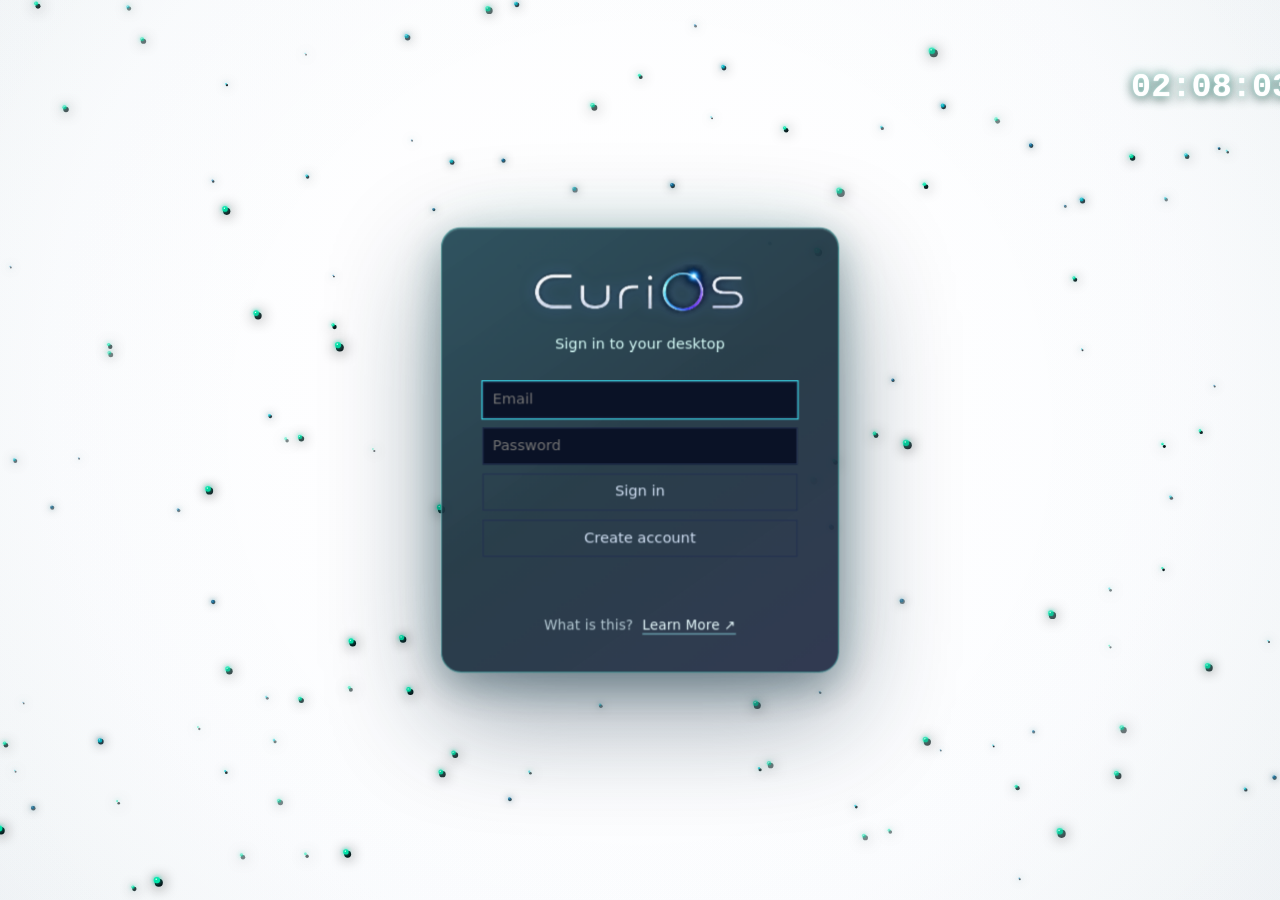
<file: index.html>
<!DOCTYPE html><html lang="en"><head><meta charset="utf-8"><meta name="viewport" content="width=device-width, initial-scale=1, viewport-fit=cover"><title>CuriOS</title><meta name="theme-color" content="#063d4b"><meta name="mobile-web-app-capable" content="yes"><meta name="apple-mobile-web-app-capable" content="yes"><meta name="apple-mobile-web-app-status-bar-style" content="black-translucent"><meta name="apple-mobile-web-app-title" content="CuriOS"><link rel="manifest" href="manifest.webmanifest"><link rel="icon" type="image/png" sizes="32x32" href="assets/icons/curios-32.png"><link rel="apple-touch-icon" sizes="180x180" href="assets/icons/curios-180.png"><link rel="stylesheet" href="css/os.css"><link rel="stylesheet" href="css/cimg-layers.css"></head><body>
<div id="fit"><div id="desk"></div><div id="tp" class="tm" inert></div>
<div id="dock"><div id="dock-left" class="g"></div><div id="clk"></div><div id="dock-right" class="g"></div></div>
<div id="pop"></div></div>
<script type="module" src="js/main.js"></script>
</body></html>
</file>
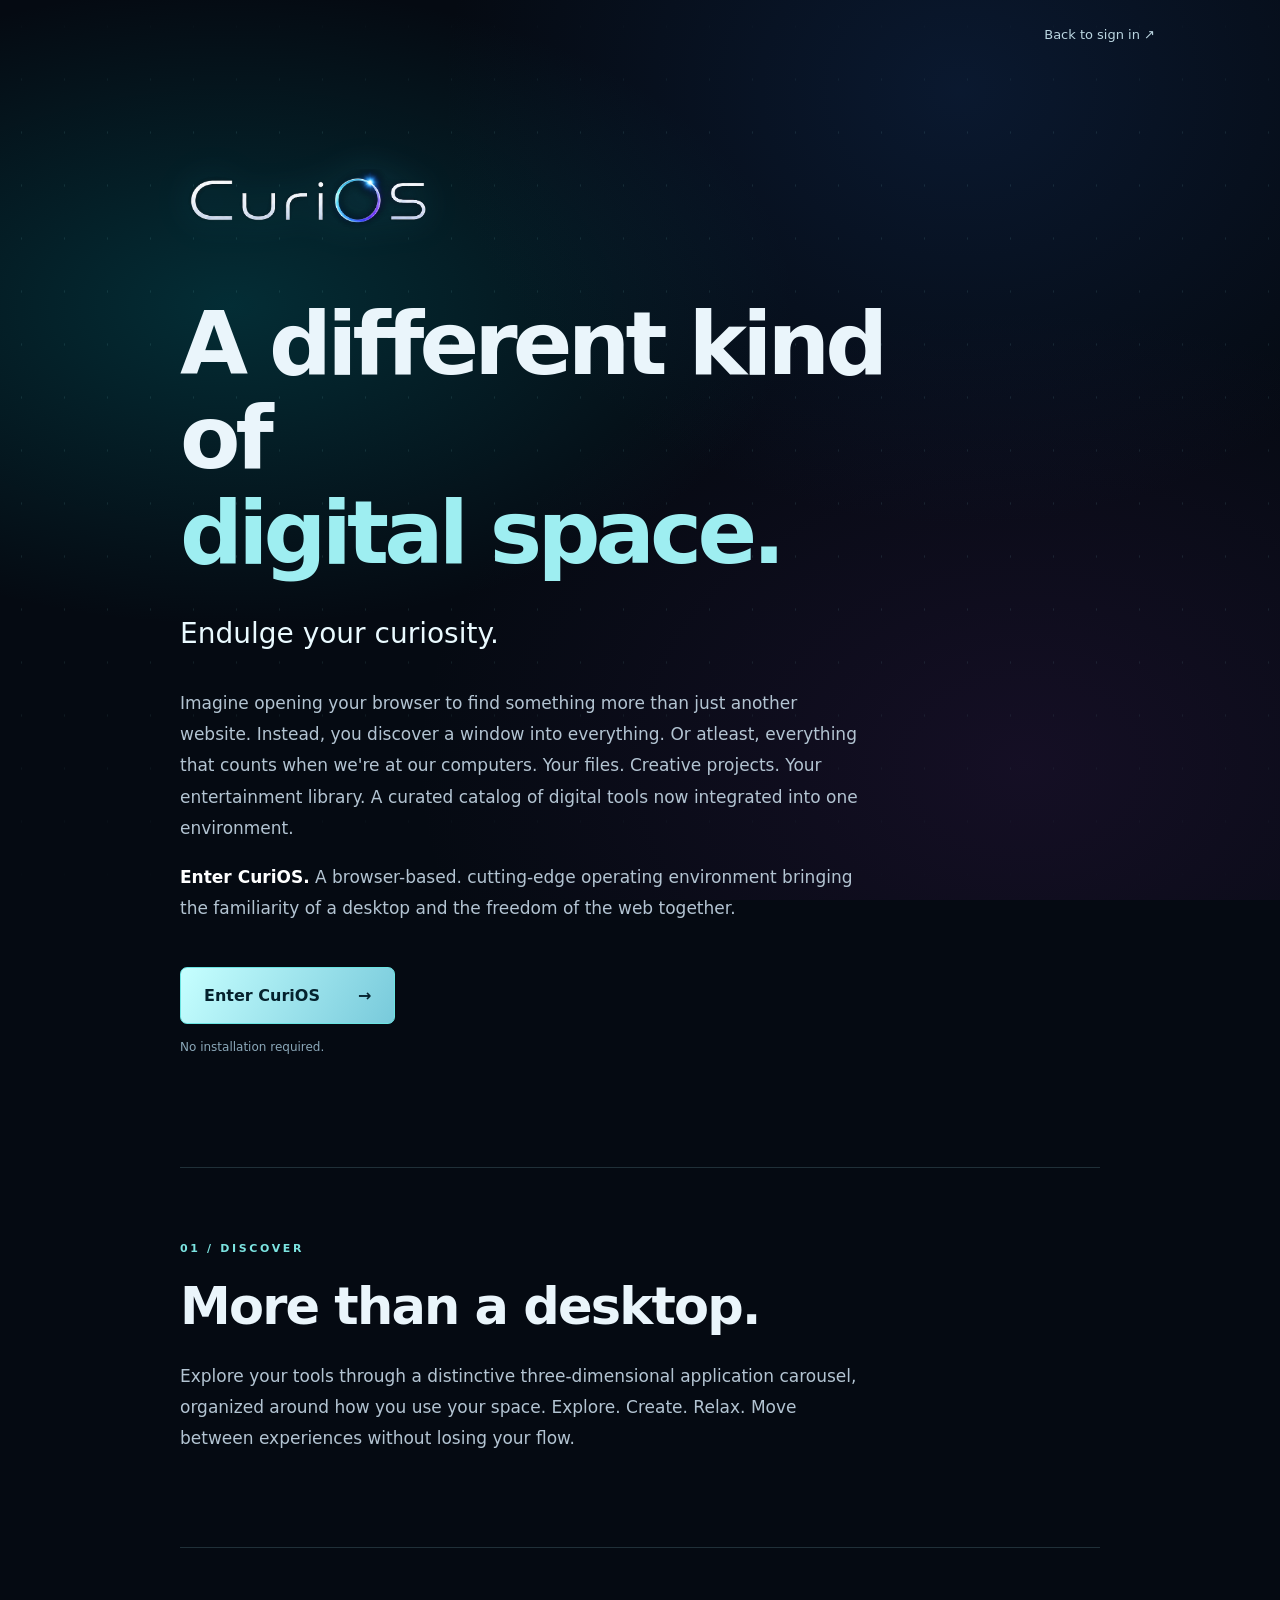
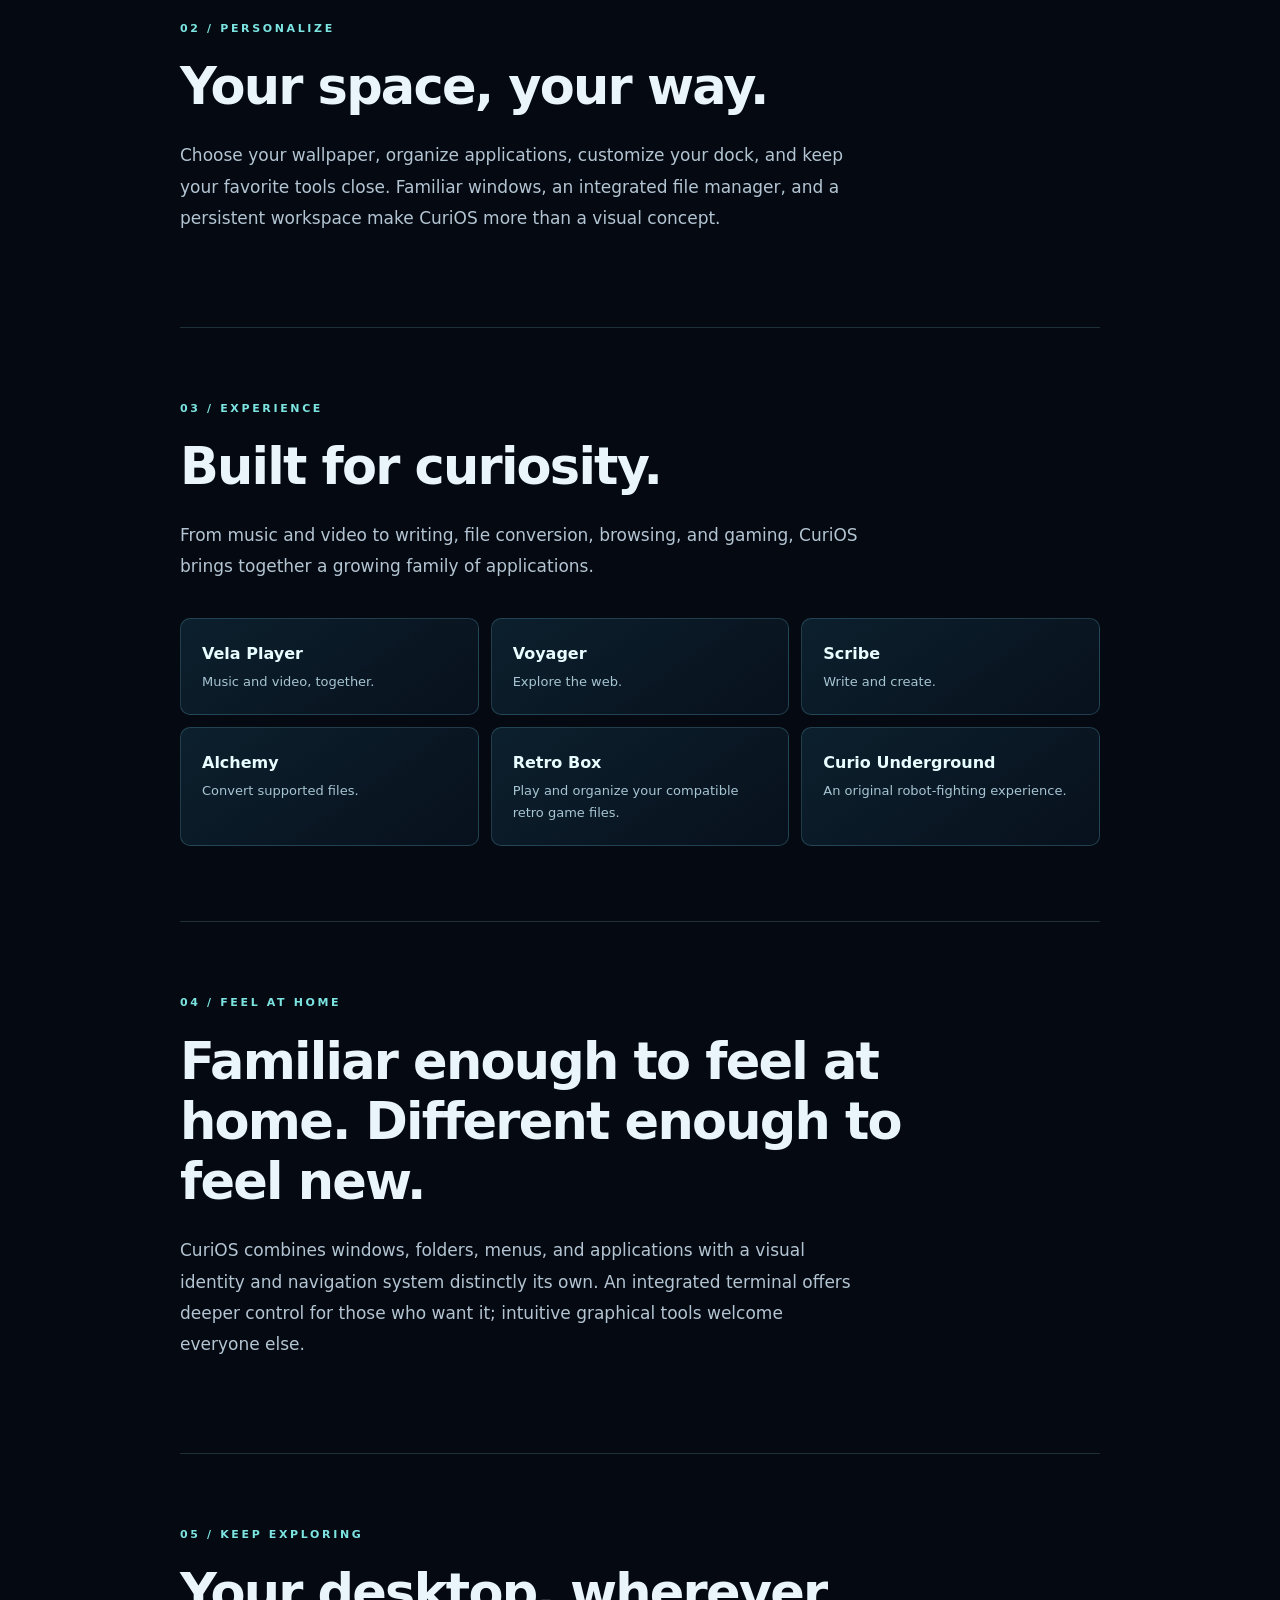
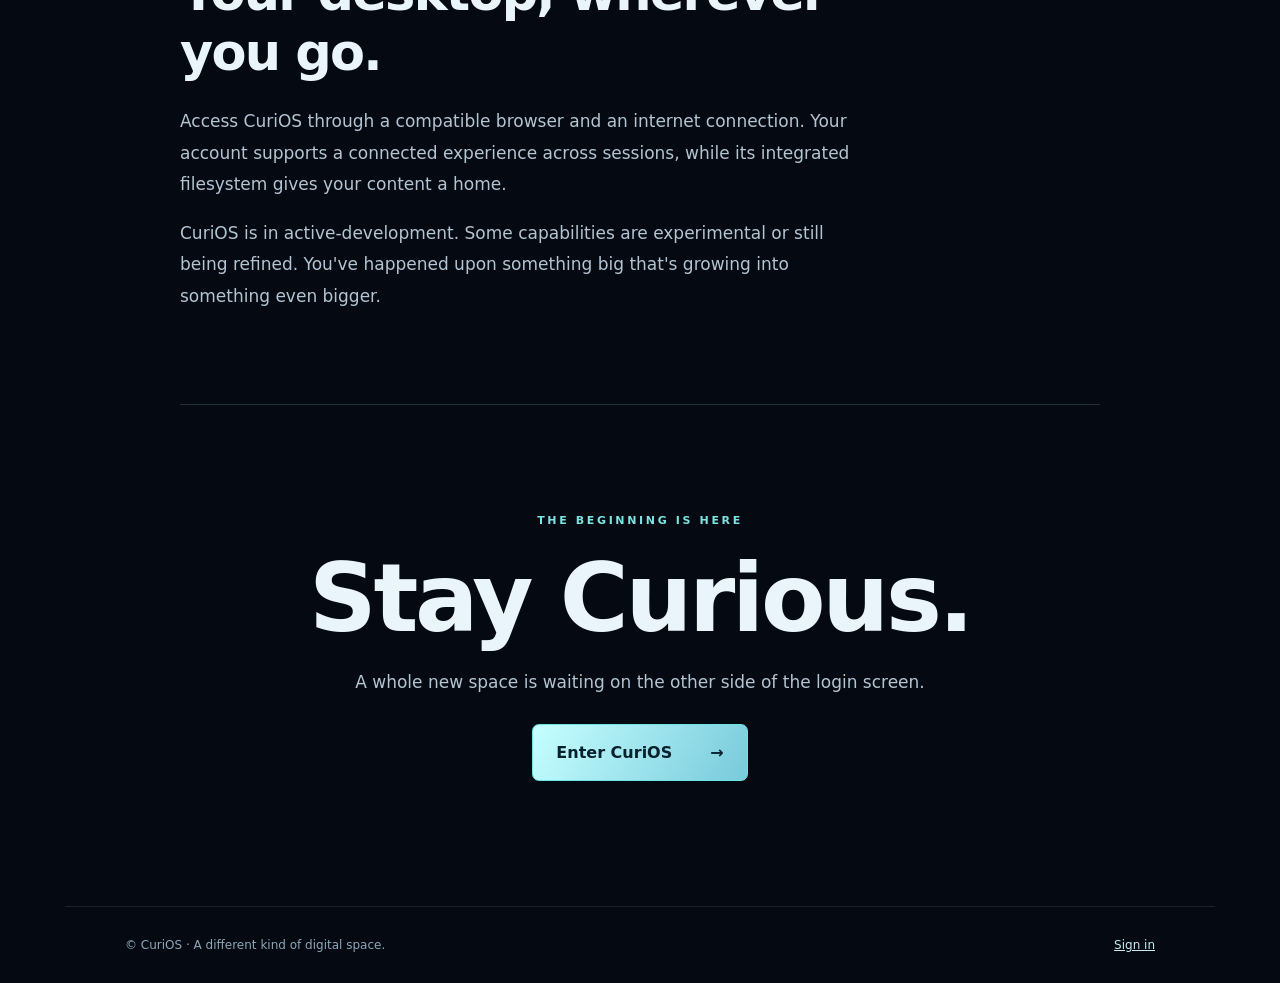
<file: about.html>
<!doctype html>
<html lang="en"><head><meta charset="utf-8"><meta name="viewport" content="width=device-width,initial-scale=1"><meta name="theme-color" content="#07101b"><meta name="description" content="Introducing CuriOS: a browser-based digital space designed for both work and play, and to be uniquely "yours" as we usher in the next stages of the modern cloud-computing era."><title>What is CuriOS? — Stay Curious</title><link rel="icon" href="assets/icons/curios-32.png"><link rel="stylesheet" href="css/about.css"></head>
<body><div class="ambient" aria-hidden="true"></div><header class="top"><a class="home" href="index.html" aria-label="Back to CuriOS sign in"></a><a class="return" href="index.html">Back to sign in <span aria-hidden="true">↗</span></a></header>
<main><section class="hero"><img class="hero-mark" src="assets/icons/curios-particle-wordmark.png" alt="CuriOS"><h1>A different kind of<br><em>digital space.</em></h1><p class="lede">Endulge your curiosity.</p><p>Imagine opening your browser to find something more than just another website. Instead, you discover a window into everything. Or atleast, everything that counts when we're at our computers. Your files. Creative projects. Your entertainment library. A curated catalog of digital tools now integrated into one environment.</p><p><strong>Enter CuriOS.</strong> A browser-based. cutting-edge operating environment bringing the familiarity of a desktop and the freedom of the web together.</p><a class="primary" href="index.html">Enter CuriOS <span aria-hidden="true">→</span></a><div class="sub">No installation required.</div></section>
<section class="feature"><span class="num">01 / DISCOVER</span><h2>More than a desktop.</h2><p>Explore your tools through a distinctive three-dimensional application carousel, organized around how you use your space. Explore. Create. Relax. Move between experiences without losing your flow.</p></section>
<section class="feature"><span class="num">02 / PERSONALIZE</span><h2>Your space, your way.</h2><p>Choose your wallpaper, organize applications, customize your dock, and keep your favorite tools close. Familiar windows, an integrated file manager, and a persistent workspace make CuriOS more than a visual concept.</p></section>
<section class="feature"><span class="num">03 / EXPERIENCE</span><h2>Built for curiosity.</h2><p>From music and video to writing, file conversion, browsing, and gaming, CuriOS brings together a growing family of applications.</p><div class="apps"><article><b>Vela Player</b><span>Music and video, together.</span></article><article><b>Voyager</b><span>Explore the web.</span></article><article><b>Scribe</b><span>Write and create.</span></article><article><b>Alchemy</b><span>Convert supported files.</span></article><article><b>Retro Box</b><span>Play and organize your compatible retro game files.</span></article><article><b>Curio Underground</b><span>An original robot-fighting experience.</span></article></div></section>
<section class="feature"><span class="num">04 / FEEL AT HOME</span><h2>Familiar enough to feel at home. Different enough to feel new.</h2><p>CuriOS combines windows, folders, menus, and applications with a visual identity and navigation system distinctly its own. An integrated terminal offers deeper control for those who want it; intuitive graphical tools welcome everyone else.</p></section>
<section class="feature"><span class="num">05 / KEEP EXPLORING</span><h2>Your desktop, wherever you go.</h2><p>Access CuriOS through a compatible browser and an internet connection. Your account supports a connected experience across sessions, while its integrated filesystem gives your content a home.</p><p>CuriOS is in active-development. Some capabilities are experimental or still being refined. You've happened upon something big that's growing into something even bigger.</p></section>
<section class="outro"><span class="num">THE BEGINNING IS HERE</span><h2>Stay Curious.</h2><p>A whole new space is waiting on the other side of the login screen.</p><a class="primary" href="index.html">Enter CuriOS <span aria-hidden="true">→</span></a></section></main><footer>© CuriOS · A different kind of digital space. <a href="index.html">Sign in</a></footer></body></html>
</file>
<file: css/os.css>
:root{--bg:#070b16;--bar:#0d1426;--pan:#101830;--ln:#22304f;--cy:#38d6e8;--tx:#d3e2f6;--dim:#7d90b0;--bad:#ff5d73;box-sizing:border-box}
html,body{height:100%;margin:0;background:#04070e;color:var(--tx);font:13px/1.45 system-ui,"Segoe UI",sans-serif;overflow:hidden}
#fit{position:absolute;left:50%;top:50%;width:1280px;height:800px;transform-origin:0 0}
#desk{position:absolute;inset:0;overflow:hidden;background:radial-gradient(900px 500px at 50% 0,#12203f,transparent),repeating-linear-gradient(0deg,#0a1224 0 39px,#0d1730 39px 40px),repeating-linear-gradient(90deg,transparent 0 39px,#0d1730 39px 40px),var(--bg)}
#dock{position:absolute;top:8px;left:50%;transform:translateX(-50%);z-index:9999;display:grid;grid-template-columns:1fr 190px 1fr;width:566px;box-sizing:border-box;align-items:center;height:66px;padding:0 18px;color:#fff}
.g{display:flex;gap:7px}.g:first-child{justify-content:flex-end}
#dock button{all:unset;cursor:pointer;width:52px;height:49px;display:grid;place-items:center;color:#fff;filter:drop-shadow(0 1px 3px #000c)}
#dock button:hover,#dock button:focus-visible{color:var(--cy)}
svg{width:32px;height:32px;fill:none;stroke:currentColor;stroke-width:1.6;stroke-linejoin:round;stroke-linecap:round}
#clk{text-align:center;color:#fff;font:600 24px ui-monospace,Consolas,monospace;letter-spacing:.5px;text-shadow:0 1px 4px #000c}
#pop{position:absolute;top:84px;z-index:9998;background:var(--bar);border:1px solid var(--ln);border-top-color:var(--cy);padding:8px;min-width:170px;display:none}
#pop button,.btn{all:unset;cursor:pointer;display:block;padding:6px 10px;color:var(--tx);border:1px solid var(--ln);text-align:center}
#pop button{border:0;text-align:left}#pop button:hover,.btn:hover{background:#18233f;color:var(--cy)}
.win{position:absolute;display:flex;flex-direction:column;filter:drop-shadow(0 12px 22px #000a)}
.tb{position:relative;z-index:1;flex:none;height:48.5px;box-sizing:border-box;border:solid transparent;border-width:0 130px 0 80px;border-image:url(../assets/chrome.png) 0 260 0 160 fill/0 130px 0 80px stretch;cursor:grab;user-select:none;touch-action:none}
.ct{position:absolute;inset:0 -130px 0 -80px;pointer-events:none}.tt{position:absolute;pointer-events:none;left:-12px;right:20px;top:0;line-height:38px;font-weight:600;color:#fff;white-space:nowrap;overflow:hidden;text-overflow:ellipsis}
.ct b{pointer-events:auto;position:absolute;top:5px;width:30px;height:28px;cursor:pointer;font-size:0}.ct b:hover{background:#38d6e822}.ct b:nth-child(1){right:64px}.ct b:nth-child(2){right:33px}.ct b:nth-child(3){right:2px}
.bd{flex:1;overflow:auto;padding:24px 10px 10px;margin-top:-13px;position:relative;z-index:0;background:var(--pan);border:1px solid var(--ln);border-top:0}
#tp{position:absolute;left:0;right:0;top:0;height:440px;z-index:9000;box-sizing:border-box;padding:84px 30px 16px;background:linear-gradient(#050913f4,#070d1aee);box-shadow:0 1px 0 var(--cy),0 8px 34px #38d6e826;transform:translateY(-103%);transition:transform .22s ease}#tp.on{transform:none}
.split{display:flex;flex:1;min-width:0;min-height:0}.split.col{flex-direction:column}.split>*{flex:1;min-width:0;min-height:0}.split>*+*{border-left:1px solid var(--ln)}.split.col>*+*{border-left:0;border-top:1px solid var(--ln)}.pane{display:flex;flex-direction:column;padding:0 12px}.pane.act{box-shadow:inset 0 0 0 1px #38d6e833}
.tm{font:13px/1.5 ui-monospace,Consolas,monospace;display:flex;flex-direction:column}
.tm .out{flex:1;overflow:auto;white-space:pre-wrap;word-break:break-all}.tm .ln{display:flex;gap:6px}
.tm input{flex:1;background:none;border:0;outline:0;color:var(--tx);font:inherit}.tm .p{color:var(--cy)}.tm .e{color:var(--bad)}
.row{display:flex;justify-content:space-between;padding:4px 8px;cursor:pointer;border-bottom:1px solid #16213b}.row:hover{background:#16213b}.row b{color:var(--dim)}.row b:hover{color:var(--bad)}
.pth{color:var(--cy);padding:2px 8px 8px;font-family:ui-monospace,monospace}
input,select,textarea{background:#0a1226;border:1px solid var(--ln);color:var(--tx);padding:6px 8px;font:inherit;box-sizing:border-box}
input:focus,textarea:focus,select:focus{outline:1px solid var(--cy)}
textarea{width:100%;height:100%;resize:none}
.vf{display:flex;flex-direction:column;gap:8px;max-width:280px;margin:30px auto}
.msg{color:var(--bad);min-height:1.4em}.hd{color:var(--dim);margin:12px 0 4px}
label.s{display:flex;justify-content:space-between;align-items:center;gap:8px;padding:3px 0}
.warn{color:var(--bad)!important;border-color:var(--bad)!important}
.dz{border:1px dashed var(--cy);padding:16px;text-align:center;color:var(--dim);cursor:pointer;margin-bottom:6px}.dz:hover{color:var(--cy)}
#lock{position:absolute;inset:0;z-index:10000;background:#04070ef2;display:grid;place-items:center}
.fbar{display:flex;gap:8px;margin:0 0 8px}.fbar .btn{display:inline-block}.meta{display:flex;align-items:center;gap:12px;color:var(--dim);font-size:11px}.music{display:flex;flex-direction:column;gap:8px}.track{font-size:20px;font-weight:650;white-space:nowrap;overflow:hidden;text-overflow:ellipsis;color:#fff}.transport{display:flex;justify-content:center;gap:8px}.transport .btn{min-width:52px}.music>input[type=range]{width:100%}.mtime{display:flex;justify-content:space-between;align-items:center;color:var(--dim)}.mini{padding:3px 7px!important}.plist{flex:1;min-height:0;overflow:auto;border-top:1px solid var(--ln)}.plist .row.sel{background:#18233f;color:var(--cy)}.plist small{color:var(--dim);max-width:45%;overflow:hidden;text-overflow:ellipsis;white-space:nowrap}

/* Files: two-pane file browser with a persistent directory navigator on the right. */
.files-body{padding:20px 0 0!important;overflow:hidden!important}.files-shell{height:100%;display:grid;grid-template-columns:minmax(0,1fr) 238px;min-height:0}.files-main{min-width:0;display:flex;flex-direction:column;padding:0 12px 10px}.files-side{min-width:0;border-left:1px solid var(--ln);background:#0b1327aa;display:flex;flex-direction:column;padding:10px 9px 9px;overflow:hidden}.files-top{display:flex;align-items:center;justify-content:space-between;gap:10px;min-height:34px}.crumbs{display:flex;align-items:center;min-width:0;overflow:hidden;white-space:nowrap}.crumb{all:unset;cursor:pointer;color:var(--tx);padding:3px 5px;border-radius:3px}.crumb:hover{color:var(--cy);background:#18233f}.crumb:last-child{color:var(--cy)}.crumb-sep{color:var(--dim)}.files-origin{flex:none;color:var(--dim);font-size:10px;text-transform:uppercase;letter-spacing:.08em}.file-actions{display:flex;gap:7px;align-items:center;margin:4px 0 7px}.file-actions .btn{display:inline-block;white-space:nowrap}.file-search{margin-left:auto;width:190px}.file-drop{border:1px dashed #2d7890;padding:7px 10px;text-align:center;color:var(--dim);margin-bottom:7px;transition:.12s}.file-drop.over,.file-drop:hover{border-color:var(--cy);color:var(--cy);background:#38d6e809}.file-list{flex:1;min-height:0;overflow:auto;border:1px solid #182746;background:#09112555}.file-row{display:grid;grid-template-columns:28px minmax(0,1fr) 90px 28px;align-items:center;min-height:34px;border-bottom:1px solid #16213b;cursor:pointer;padding:0 5px}.file-row:hover{background:#16213b}.file-row.up{color:var(--dim)}.file-icon{display:grid;place-items:center;color:var(--cy);font-size:15px}.file-name{overflow:hidden;text-overflow:ellipsis;white-space:nowrap}.file-kind{color:var(--dim);font-size:11px;text-align:right}.file-delete{all:unset;cursor:pointer;text-align:center;color:var(--dim);font-size:11px}.file-delete:hover{color:var(--bad)}.file-empty{display:grid;place-items:center;color:var(--dim);height:90px}.file-new-note{margin-top:7px;width:100%}.side-section{margin-bottom:11px}.side-title{color:var(--dim);font-size:10px;text-transform:uppercase;letter-spacing:.12em;padding:0 7px 5px}.place{all:unset;box-sizing:border-box;cursor:pointer;width:100%;display:flex;gap:9px;align-items:center;padding:6px 8px;border-radius:3px;color:var(--tx)}.place:hover,.place.sel{background:#18233f;color:var(--cy)}.dir-section{display:flex;flex-direction:column;flex:1;min-height:0;margin-bottom:8px}.dir-tree{min-height:0;overflow:auto;border-top:1px solid #172440;border-bottom:1px solid #172440;padding:4px 0}.dir-row{height:27px;display:flex;align-items:center;cursor:pointer;white-space:nowrap;overflow:hidden;border-radius:3px}.dir-row:hover{background:#16213b}.dir-row.sel{background:#18233f;color:var(--cy)}.dir-twist{all:unset;flex:none;width:18px;text-align:center;cursor:pointer;color:var(--dim)}.dir-name{overflow:hidden;text-overflow:ellipsis;white-space:nowrap}.dir-manage{display:grid;grid-template-columns:1fr 1fr 1fr 30px;gap:5px}.dir-manage .btn{padding:5px 3px;font-size:10px}.dir-manage button:disabled{opacity:.35;cursor:default}.dir-manage button:disabled:hover{background:none;color:var(--tx)}

/* Universal right-click menu and Quick Launch. */
.ctx{position:fixed;z-index:20000;display:none;min-width:220px;max-width:310px;padding:6px;background:#0b1327f7;border:1px solid var(--ln);border-top-color:var(--cy);box-shadow:0 12px 30px #000b;backdrop-filter:blur(14px);font-size:12px}.ctx-item{all:unset;box-sizing:border-box;display:block;width:100%;padding:7px 10px;cursor:pointer;color:var(--tx);white-space:nowrap;overflow:hidden;text-overflow:ellipsis}.ctx-item:hover{background:#18233f;color:var(--cy)}.ctx-item.danger{color:var(--bad)}.ctx-sep{margin:5px 5px 2px;padding:4px 5px 3px;border-top:1px solid #1b2947;color:var(--dim);font-size:9px;text-transform:uppercase;letter-spacing:.13em}.ctx-sep:first-child{border-top:0;margin-top:0}.ctx-empty{padding:6px 10px;color:var(--dim);font-style:italic}

/* Files interaction layer: selection, clipboard and drag/drop destinations. */
.file-row.selected{background:#1a2b4d;box-shadow:inset 2px 0 0 var(--cy);color:#fff}.file-row.selected .file-kind{color:#a9bdd8}.file-row.drop-target,.dir-row.drop-target{background:#17364a!important;outline:1px solid var(--cy);outline-offset:-1px}.file-actions button:disabled,.ctx-item:disabled{opacity:.35;cursor:default}.file-actions button:disabled:hover,.ctx-item:disabled:hover{background:none;color:var(--tx)}
/* Image Viewer + Video Importer */
.image-viewer{display:flex;flex-direction:column;gap:7px;overflow:hidden!important}.image-title{font-size:17px;font-weight:650;white-space:nowrap;overflow:hidden;text-overflow:ellipsis}.image-tools{display:flex;gap:6px}.image-tools .btn{display:inline-block;min-width:36px}.image-stage{flex:1;min-height:0;display:grid;place-items:center;overflow:auto;background:#050913;border:1px solid var(--ln)}.image-stage img{max-width:100%;max-height:100%;transform-origin:center;transition:transform .12s}.image-info{color:var(--dim);font:11px ui-monospace,monospace;white-space:nowrap;overflow:hidden;text-overflow:ellipsis}.video-importer{display:flex;flex-direction:column;gap:10px}.video-importer .btn{align-self:flex-start}.video-status{color:var(--dim);padding:8px;border:1px solid var(--ln);min-height:20px}
.media-app{display:grid;grid-template-rows:auto minmax(250px,1fr) minmax(120px,.7fr);gap:10px;min-height:0}.media-tabs{display:flex;gap:6px;align-items:center}.media-tab{border:0;background:transparent;color:var(--dim);padding:7px 12px;border-radius:8px;cursor:pointer}.media-tab.sel{background:#18233f;color:var(--cy)}.media-spacer{flex:1}.media-tabs .active{color:var(--cy)}.media-stage{position:relative;min-height:0;border:1px solid var(--ln);border-radius:12px;background:#090d16;overflow:hidden;display:flex;align-items:center;justify-content:center}.media-stage video{display:none;width:100%;height:100%;object-fit:contain;background:#000}.media-stage.video-mode .media-audio-art{display:none}.media-audio-art{font-size:84px;color:var(--cy);opacity:.7}.media-controls{position:absolute;left:0;right:0;bottom:0;padding:12px;background:linear-gradient(transparent,rgba(4,7,13,.96));display:grid;gap:7px}.media-now{min-width:0}.media-title{font-size:18px;font-weight:650;white-space:nowrap;overflow:hidden;text-overflow:ellipsis}.media-sub{font-size:11px;color:var(--dim);white-space:nowrap;overflow:hidden;text-overflow:ellipsis}.media-controls>input{width:100%}.media-library{min-height:0;overflow:auto;border:1px solid var(--ln);border-radius:10px}.media-row{display:grid;grid-template-columns:28px minmax(140px,1fr) minmax(100px,.8fr) 32px;align-items:center;gap:6px;padding:7px 9px;border-bottom:1px solid var(--ln);cursor:default}.media-row:hover,.media-row.sel{background:#131c31}.media-row.sel{color:var(--cy)}.media-kind{text-align:center}.media-name,.media-path{overflow:hidden;text-overflow:ellipsis;white-space:nowrap}.media-path{font-size:11px;color:var(--dim)}.media-star{border:0;background:transparent;color:#d8ddeb;font-size:17px;cursor:pointer}.media-empty{padding:22px;text-align:center;color:var(--dim)}

/* Scribe word processor */
.editor-body{overflow:hidden!important}.wp-shell{height:100%;min-height:0;display:flex;flex-direction:column;position:relative;background:#091125}.wp-bar{height:42px;flex:none;display:flex;align-items:center;gap:5px;padding:0 8px;border-bottom:1px solid var(--ln);background:#0b1429}.wp-btn{all:unset;box-sizing:border-box;cursor:pointer;min-width:30px;height:28px;padding:0 8px;border:1px solid #263756;border-radius:3px;text-align:center;color:var(--tx);background:#101b33}.wp-btn:hover{background:#182846;color:var(--cy)}.wp-btn:disabled{opacity:.3;cursor:default}.wp-size{width:76px;height:28px;padding:2px 5px}.wp-sep{height:22px;width:1px;background:#263756;margin:0 2px}.wp-grow{flex:1}.wp-editor{flex:1;min-height:0;overflow:auto;margin:14px auto;padding:42px 52px;width:min(720px,calc(100% - 32px));box-sizing:border-box;background:#f6f7f9;color:#151820;border:1px solid #34425b;box-shadow:0 8px 28px #0008;line-height:1.55;font-family:system-ui,sans-serif;font-size:16px;white-space:normal}.wp-editor:focus{outline:1px solid var(--cy)}.wp-source{flex:1;min-height:0;margin:10px;width:calc(100% - 20px);height:auto!important;resize:none;background:#07101e;color:#c8e6ee;font-family:ui-monospace,SFMono-Regular,Consolas,monospace;line-height:1.5;tab-size:2}.wp-status{height:24px;flex:none;box-sizing:border-box;padding:4px 9px;border-top:1px solid var(--ln);color:var(--dim);font-size:10px;background:#091125}.wp-menu{position:absolute;z-index:12;right:8px;top:38px;width:205px;padding:5px;background:#0b1429;border:1px solid #2c3e60;box-shadow:0 8px 24px #000a}.wp-menu-title{padding:6px 8px;color:var(--dim);font-size:10px;text-transform:uppercase;letter-spacing:.1em}.wp-menu button{all:unset;box-sizing:border-box;display:block;width:100%;cursor:pointer;padding:7px 8px;color:var(--tx)}.wp-menu button:hover{background:#182846;color:var(--cy)}.wp-export{right:52px}

/* SAM resident AI */
.sam-body{overflow:hidden!important}.sam-shell{height:100%;display:flex;flex-direction:column;background:#08101f}.sam-head{height:42px;flex:none;display:flex;align-items:center;gap:9px;padding:0 10px;border-bottom:1px solid var(--ln);background:#0b1429}.sam-head>b{color:var(--cy);letter-spacing:.08em}.sam-provider{color:var(--dim);font-size:10px}.sam-grow{flex:1}.sam-route{height:27px;min-width:82px}.sam-log{flex:1;min-height:0;overflow:auto;padding:14px;display:flex;flex-direction:column;gap:10px}.sam-msg{max-width:84%;padding:9px 11px;border:1px solid var(--ln);background:#101a30;border-radius:9px;align-self:flex-start}.sam-msg.user{align-self:flex-end;background:#13293a;border-color:#28536b}.sam-who{font-size:9px;text-transform:uppercase;letter-spacing:.1em;color:var(--cy);margin-bottom:4px}.sam-text{white-space:pre-wrap;line-height:1.45}.sam-form{flex:none;display:grid;grid-template-columns:minmax(0,1fr) auto;gap:8px;padding:10px;border-top:1px solid var(--ln);background:#0b1429}.sam-input{min-height:48px;max-height:130px;resize:vertical;margin:0!important}.sam-form .btn{align-self:stretch}

/* CuriOS desktop wallpaper */
:root{--wallpaper:url("../assets/curios-circuit.svg")}
#desk{background-color:#030711;background-image:linear-gradient(#03071122,#03071122),var(--wallpaper);background-position:center,calc(50% + 15px) center;background-size:cover;background-repeat:no-repeat}
.wallpaper-grid{display:grid;grid-template-columns:1fr 1fr;gap:8px;margin:8px 0 12px}.wallpaper-card{border:1px solid var(--ln);background:#091125;padding:5px;cursor:pointer;color:var(--tx);text-align:left}.wallpaper-card:hover,.wallpaper-card.sel{border-color:var(--cy);color:var(--cy)}.wallpaper-thumb{display:block;width:100%;height:82px;object-fit:cover;background:#030711;margin-bottom:5px}.wallpaper-path{color:var(--dim);font-size:10px;overflow:hidden;text-overflow:ellipsis;white-space:nowrap}

/* CuriOS Images editor */
.image-editor{display:flex;flex-direction:column;gap:7px;overflow:hidden!important}.image-edit-stage{flex:1;min-height:0;position:relative;display:grid;place-items:center;overflow:auto;background-color:#070a10;background-image:linear-gradient(45deg,#111 25%,transparent 25%),linear-gradient(-45deg,#111 25%,transparent 25%),linear-gradient(45deg,transparent 75%,#111 75%),linear-gradient(-45deg,transparent 75%,#111 75%);background-size:18px 18px;background-position:0 0,0 9px,9px -9px,-9px 0}.image-edit-stage canvas{max-width:none;max-height:none;transform-origin:center;box-shadow:0 4px 24px #0009}.crop-box{display:none;position:absolute;border:1px dashed var(--cy);background:#38d6e822;pointer-events:none}.image-tools{display:flex;gap:5px;align-items:center;flex-wrap:wrap}.image-tools .active{color:var(--cy);border-color:var(--cy)}
.media-cover{display:none;position:absolute;width:min(42%,260px);aspect-ratio:1;object-fit:cover;border-radius:12px;box-shadow:0 10px 30px #000b}.media-stage:not(.video-mode) .media-cover[style*="block"]+.media-controls{} .media-stage:not(.video-mode) .media-cover[style*="block"]~.media-audio-art{display:none}

/* Nested universal context menus */
.ctx-item{position:relative;display:flex;align-items:center;justify-content:space-between;overflow:visible}.ctx-arrow{margin-left:22px;color:var(--dim);font-size:16px}.ctx-sub{display:none;position:absolute;left:calc(100% - 2px);top:-7px;min-width:190px;padding:6px;background:#0b1327f7;border:1px solid var(--ln);border-top-color:var(--cy);box-shadow:0 12px 30px #000b;backdrop-filter:blur(14px)}.ctx-item:hover>.ctx-sub,.ctx-item:focus-within>.ctx-sub{display:block}.ctx-sub .ctx-item{width:100%}

/* CuriOS login: animated teal digital space */
#lock{overflow:hidden;background:#f7fafc}.login-space{position:absolute;inset:0;width:100%;height:100%;z-index:0}.login-panel{position:relative;z-index:2;background:#06141ddd!important;border:1px solid #4de3dc55!important;box-shadow:0 24px 70px #001017cc,0 0 35px #37d8cf18;backdrop-filter:blur(18px)}.login-brand{text-align:center;color:#79fff0;font:700 25px system-ui;letter-spacing:.12em;text-shadow:0 0 18px #43e8dd66;margin-bottom:2px}.login-title{text-align:center;color:#d9fffb;font:500 13px system-ui;margin-bottom:8px}@media (prefers-reduced-motion:reduce){}


/* CuriOS glass window surfaces */
.win{isolation:isolate}
.win>.bd{background:color-mix(in srgb,var(--pan) 91%,transparent);backdrop-filter:blur(14px) saturate(118%);-webkit-backdrop-filter:blur(14px) saturate(118%);box-shadow:inset 0 1px 0 #ffffff0a}
#pop,.ctx,.ctx-sub,.wp-menu{background:color-mix(in srgb,var(--bar) 90%,transparent);backdrop-filter:blur(14px) saturate(118%);-webkit-backdrop-filter:blur(14px) saturate(118%)}
/* Editing/content surfaces remain optically solid for fidelity and legibility. */
.wp-editor,.wp-source,.image-edit-stage,.media-stage,.media-stage video{opacity:1}
.lock-user{text-align:center;color:var(--dim);font-size:11px;margin:-2px 0 6px;overflow:hidden;text-overflow:ellipsis;white-space:nowrap}

/* Responsive CuriOS shell */
:root{--mobile-dock-h:72px}
.app-icon{width:28px;height:28px;object-fit:contain;vertical-align:middle;margin-right:9px;filter:drop-shadow(0 2px 5px #0008)}
@media (max-width:980px),(pointer:coarse){
 html,body{overscroll-behavior:none;-webkit-tap-highlight-color:transparent}
 #fit{transform-origin:0 0}
 #dock{top:max(4px,env(safe-area-inset-top));height:var(--mobile-dock-h);width:min(calc(100vw - 12px),720px);grid-template-columns:1fr auto 1fr;padding:0 8px;border-radius:18px;background:#07131bb8;backdrop-filter:blur(18px) saturate(125%);-webkit-backdrop-filter:blur(18px) saturate(125%)}
 #dock button{width:46px;height:46px;touch-action:manipulation}#dock svg{width:28px;height:28px}#clk{font-size:16px;min-width:104px}
 #pop{position:fixed;top:calc(var(--mobile-dock-h) + env(safe-area-inset-top) + 8px)!important;left:8px!important;right:8px!important;max-height:calc(100dvh - 100px);overflow:auto;border-radius:12px}
 .ctx{max-width:calc(100vw - 16px)}.ctx-item{min-height:44px}.ctx-sub{position:static;display:none;margin:5px 0 2px 10px;min-width:0;box-shadow:none}.ctx-item:focus-within>.ctx-sub,.ctx-item:hover>.ctx-sub{display:block}
 .btn,#pop button,input,select{min-height:42px}.file-row{min-height:46px}.file-delete{min-width:38px;min-height:38px}
 .files-shell{grid-template-columns:minmax(0,1fr) min(32vw,220px)}.file-actions{flex-wrap:wrap}.file-search{width:min(190px,45vw)}
 .login-panel{width:min(86vw,360px);box-sizing:border-box;margin:auto;padding:18px}
}
@media (max-width:600px){
 :root{--mobile-dock-h:64px}
 #dock{left:6px;right:6px;transform:none;width:auto;grid-template-columns:1fr auto 1fr;padding:0 5px}#dock button{width:40px;height:44px}#dock .g{gap:1px}#clk{font-size:13px;min-width:76px}#dock button[data-a="term"]{display:none}
 .win.mobile-full{border-radius:0!important;filter:none!important}.win.mobile-full>.tb{height:46px;border-width:0;background:#091521e8;border-bottom:1px solid var(--ln);padding:0 96px 0 14px;cursor:default}.win.mobile-full .tt{left:14px;right:100px;line-height:46px}.win.mobile-full .ct{inset:0;}.win.mobile-full .ct b:nth-child(1),.win.mobile-full .ct b:nth-child(2){display:none}.win.mobile-full .ct b:nth-child(3){right:10px;top:8px;width:40px;height:32px}.win.mobile-full>.bd{margin-top:0;padding-top:10px;border:0}
 .files-shell{display:flex;flex-direction:column}.files-side{display:none}.files-main{padding:0 7px 8px}.files-top{align-items:flex-start}.file-actions{gap:4px}.file-actions .btn{padding:5px 7px}.file-search{order:10;width:100%;margin:3px 0 0}.file-row{grid-template-columns:30px minmax(0,1fr) 30px}.file-kind{display:none}
 .wallpaper-grid{grid-template-columns:1fr}.sam-msg{max-width:92%}.image-tools{max-height:92px;overflow:auto}.fbar{overflow-x:auto;flex-wrap:nowrap}.fbar>*{flex:none}
 #tp{height:65dvh;padding:calc(var(--mobile-dock-h) + 10px) 10px 12px}
}
/* Photo Album + configurable dock */
#dock-left,#dock-right,.dock-pins{display:flex;align-items:center;gap:7px}.dock-pins{min-width:0}.dock-app img{width:34px;height:34px;object-fit:contain;filter:drop-shadow(0 2px 5px #0009)}.launcher-settings-divider{height:1px;background:var(--ln);margin:8px 5px}.launcher-app{display:flex!important;align-items:center!important}.pa-top{display:flex;gap:7px;align-items:center;padding:8px;border-bottom:1px solid var(--ln)}.pa-grow{flex:1}.pa-body{display:flex;min-height:0;flex:1;height:calc(100% - 52px)}.pa-side{width:180px;flex:none;padding:10px;border-right:1px solid var(--ln);overflow:auto}.pa-side button{all:unset;display:block;box-sizing:border-box;width:100%;padding:8px;cursor:pointer;border-radius:5px}.pa-side button:hover,.pa-side button.sel{background:#173047;color:var(--cy)}.pa-main{flex:1;min-width:0;overflow:auto;padding:12px}.pa-heading{display:flex;align-items:center;justify-content:space-between}.pa-grid{display:grid;grid-template-columns:repeat(auto-fill,minmax(145px,1fr));gap:12px}.pa-card{margin:0;background:#08131fe6;border:1px solid var(--ln);border-radius:9px;overflow:hidden;box-shadow:0 7px 20px #0005}.pa-card>img{width:100%;aspect-ratio:1.2;display:block;object-fit:cover}.pa-card figcaption{display:flex;justify-content:space-between;gap:6px;padding:8px}.pa-card figcaption b{overflow:hidden;text-overflow:ellipsis;white-space:nowrap}.pa-card figcaption span{cursor:pointer;color:#ffd36a}.pa-lightbox{position:fixed;inset:0;z-index:30000;background:#02060beF;display:grid;place-items:center;padding:50px}.pa-lightbox img{max-width:90vw;max-height:82vh;object-fit:contain}.pa-lightbox button{position:absolute;right:24px;top:18px;font-size:34px;background:none;border:0;color:white;cursor:pointer}.pa-lightbox div{position:absolute;bottom:18px;color:white}.collage-shell{display:grid;grid-template-columns:minmax(0,1fr) 190px;grid-template-rows:auto minmax(0,1fr);width:100%;height:100%}.collage-tools{grid-column:1/-1;padding:8px;display:flex;gap:7px;align-items:center;border-bottom:1px solid var(--ln)}.collage-stage{display:grid;place-items:center;overflow:auto;padding:12px;background:#050a11}.collage-stage canvas{width:min(100%,600px);height:auto;box-shadow:0 10px 30px #000b}.collage-pick{overflow:auto;padding:8px;display:grid;grid-template-columns:1fr 1fr;gap:6px}.collage-thumb{all:unset;cursor:pointer;border:2px solid transparent}.collage-thumb.sel{border-color:var(--cy)}.collage-thumb img{display:block;width:100%;aspect-ratio:1;object-fit:cover}
/* Enlarged CuriOS gradient-glass login panel */
.login-panel{width:430px!important;padding:32px 36px!important;border-radius:18px!important;background:linear-gradient(145deg,#0b3544d9 0%,#09212fdd 48%,#111b36dc 100%)!important;border:1px solid #69fff061!important;box-shadow:0 30px 90px #001017e8,0 0 55px #37d8cf24,inset 0 1px 0 #ffffff14!important;backdrop-filter:blur(24px) saturate(125%)!important}.login-brand{font-size:31px!important;margin-bottom:7px!important}.login-title{margin-bottom:18px!important}
@media(max-width:600px){.login-panel{width:min(90vw,410px)!important;padding:24px!important}.pa-body{display:block;overflow:auto}.pa-side{width:auto;border-right:0;border-bottom:1px solid var(--ln);display:flex;gap:5px;overflow-x:auto}.pa-side .hd{display:none}.pa-side button{width:auto;white-space:nowrap}.pa-main{overflow:visible}.pa-grid{grid-template-columns:repeat(2,minmax(0,1fr))}.collage-shell{display:flex;flex-direction:column}.collage-pick{grid-template-columns:repeat(4,1fr);max-height:180px}.dock-pins{overflow:hidden;max-width:150px}.dock-app img{width:28px;height:28px}}
/* Signature CuriOS authentication transition: drifting field -> orbital C -> desktop. */
#lock.login-success .login-panel input,#lock.login-success .login-panel button,#lock.login-success .login-panel .msg{transition:opacity .35s ease;opacity:0;pointer-events:none}
#lock.login-revealing .login-panel{transition:transform 3s cubic-bezier(.2,.7,.2,1),opacity .55s ease 2.45s,box-shadow 1s ease;transform:scale(.985);box-shadow:0 30px 100px #001017e8,0 0 70px #4dffe738,inset 0 1px 0 #ffffff14!important}
#lock.login-revealing .login-brand,#lock.login-revealing .login-title,#lock.login-revealing .lock-user{transition:opacity .55s ease 2.35s;opacity:0}
#lock.login-revealing 
#lock.login-finish{transition:opacity .12s linear;opacity:0;pointer-events:none}
#lock.login-revealing.reduced{transition:opacity .65s ease;opacity:0}
@media(prefers-reduced-motion:reduce){#lock.login-revealing .login-panel,#lock.login-revealing .login-brand,#lock.login-revealing .login-title,#lock.login-revealing .lock-user{transition:none}}

/* Dock edit mode */
#dock.dock-editing{background:#07131bd9;border:1px dashed #38d6e888;border-radius:18px;backdrop-filter:blur(16px);-webkit-backdrop-filter:blur(16px)}
#dock.dock-editing #dock-left{min-height:52px;padding:0 6px;border-radius:12px;background:#38d6e80a}
#dock.dock-editing .dock-movable{cursor:grab!important;outline:1px dashed #38d6e855;outline-offset:-3px;border-radius:10px}
#dock.dock-editing .dock-movable:active{cursor:grabbing!important}
#dock.dock-editing .dock-dragging{opacity:.45;transform:scale(.92)}
#dock.dock-editing #dock-right button{opacity:.72;cursor:not-allowed}

/* Reel-Magick video editor */
.reel-magick{display:flex;flex-direction:column;overflow:hidden!important;padding:0!important;background:#05090f!important}.rmgk-top{display:grid;grid-template-columns:230px minmax(0,1fr);min-height:0;flex:1}.rmgk-media{border-right:1px solid var(--ln);background:#07101a;overflow:auto;padding:8px}.rmgk-pane-head{display:flex;align-items:center;justify-content:space-between;margin-bottom:7px}.rmgk-media-item{display:grid;grid-template-columns:22px minmax(0,1fr);gap:6px;align-items:center;padding:7px;border-radius:5px;cursor:grab;border:1px solid transparent}.rmgk-media-item:hover{background:#122238;border-color:#203550}.rmgk-media-item span:last-child{white-space:nowrap;overflow:hidden;text-overflow:ellipsis}.rmgk-hint{font-size:11px;line-height:1.45;color:var(--dim);padding:12px 4px}.rmgk-monitor{display:flex;flex-direction:column;min-width:0;min-height:0}.rmgk-preview{position:relative;flex:1;min-height:180px;display:grid;place-items:center;overflow:hidden;background:#000;border-bottom:1px solid #172338}.rmgk-preview video,.rmgk-preview img{display:none;max-width:94%;max-height:94%;transform-origin:center}.rmgk-preview-empty{position:absolute;inset:0;display:grid;place-items:center;color:#ffffff24;font-size:34px;font-weight:800;letter-spacing:.22em}.rmgk-transport,.rmgk-toolbar{display:flex;align-items:center;gap:5px;padding:6px 9px;background:#09131f;border-bottom:1px solid var(--ln)}.rmgk-toolbar{justify-content:flex-end;background:#07101a}.rmgk-grow{flex:1}.rmgk-time{font:11px ui-monospace,monospace;color:#b8cad7;min-width:72px}.rmgk-timeline{height:245px;flex:none;background:#03070c;border-top:1px solid #23334a;overflow:hidden}.rmgk-scroll{height:100%;overflow:auto;position:relative}.rmgk-timeline-inner{position:relative;min-width:100%;min-height:100%;padding-top:26px}.rmgk-ruler{height:26px;position:absolute;left:0;top:0;background:#08111c;border-bottom:1px solid #223047}.rmgk-ruler span{position:absolute;top:6px;font:9px ui-monospace,monospace;color:#728399}.rmgk-track{display:grid;grid-template-columns:120px minmax(900px,1fr);height:72px;border-bottom:1px solid #172238}.rmgk-track-head{position:sticky;left:0;z-index:5;display:flex;justify-content:space-between;align-items:center;padding:8px;background:#0a1420;border-right:1px solid #24344a;font-size:11px}.rmgk-lane{position:relative;background:linear-gradient(90deg,#0a1019,#070c13);min-width:900px}.rmgk-lane:nth-child(even){background:#08101a}.rmgk-clip{position:absolute;top:8px;height:54px;min-width:24px;overflow:hidden;border:1px solid #39738c;background:linear-gradient(180deg,#17445a,#102a3c);border-radius:5px;padding:7px;box-sizing:border-box;cursor:pointer;user-select:none}.rmgk-clip.sel{border-color:#ffa128;box-shadow:0 0 0 1px #ffa128,0 0 14px #ff8a0033}.rmgk-clip span{display:block;white-space:nowrap;overflow:hidden;text-overflow:ellipsis;font-size:10px}.rmgk-clip small{color:#ffb45d;text-transform:uppercase;font-size:8px}.rmgk-playhead{position:absolute;z-index:8;top:0;bottom:0;width:1px;background:#ff8a00;pointer-events:none}.rmgk-playhead:before{content:'';position:absolute;top:0;left:-5px;border-left:5px solid transparent;border-right:5px solid transparent;border-top:8px solid #ff8a00}.rmgk-status{height:22px;flex:none;padding:4px 8px;box-sizing:border-box;font:10px ui-monospace,monospace;color:var(--dim);background:#07101a;border-top:1px solid var(--ln)}
@media(max-width:700px){.rmgk-top{grid-template-columns:120px minmax(0,1fr)}.rmgk-media{padding:4px}.rmgk-media-item{grid-template-columns:18px minmax(0,1fr);padding:5px}.rmgk-toolbar{overflow-x:auto;justify-content:flex-start}.rmgk-toolbar>*{flex:none}.rmgk-timeline{height:220px}.rmgk-track{grid-template-columns:85px minmax(760px,1fr)}.rmgk-track-head{font-size:9px}.rmgk-ruler span{font-size:8px}}

/* App identity in CuriOS custom window chrome. */
.tb .app-chrome-icon{position:absolute;left:-64px;top:7px;width:30px;height:30px;object-fit:contain;pointer-events:none;filter:drop-shadow(0 1px 4px #0009);z-index:3}
.win.mobile-full .tb .app-chrome-icon{left:12px;top:8px;width:30px;height:30px}.win.mobile-full .tt{left:52px}
/* Reel-Magick: preserve a useful monitor at the taller default launch size. */
.reel-magick .rmgk-top{min-height:360px}.reel-magick .rmgk-monitor{min-height:360px}.reel-magick .rmgk-preview{min-height:240px}

/* CuriOS-Ppl */
.ppl-app{padding:0!important;overflow:hidden!important}.ppl-shell{height:100%;display:grid;grid-template-columns:285px minmax(0,1fr);min-height:0}.ppl-side{min-height:0;display:flex;flex-direction:column;border-right:1px solid var(--ln);background:#091225cc;padding:10px;gap:7px}.ppl-brand{display:flex;flex-direction:column;padding:5px 4px 9px}.ppl-brand b{font-size:21px;color:var(--cy)}.ppl-brand span{font-size:10px;color:var(--dim);overflow:hidden;text-overflow:ellipsis}.ppl-tabs{padding:10px 4px 3px;color:var(--dim);font-size:10px;text-transform:uppercase;letter-spacing:.12em}.ppl-list{min-height:0;overflow:auto}.ppl-contacts{max-height:31%}.ppl-row{all:unset;box-sizing:border-box;width:100%;display:grid;grid-template-columns:38px minmax(0,1fr) auto;gap:8px;align-items:center;padding:7px;border-radius:8px;cursor:pointer}.ppl-row:hover,.ppl-row.sel{background:#17233d}.ppl-row.sel{box-shadow:inset 2px 0 var(--cy)}.ppl-row span:nth-child(2){min-width:0;display:flex;flex-direction:column}.ppl-row b,.ppl-row small{overflow:hidden;text-overflow:ellipsis;white-space:nowrap}.ppl-row small{color:var(--dim);font-size:10px}.ppl-row i{font-style:normal;background:var(--cy);color:#041015;border-radius:12px;min-width:18px;text-align:center;font-size:10px;padding:2px 4px}.ppl-avatar{width:34px;height:34px;border:1px solid #2e4965;border-radius:50%;display:grid!important;place-items:center;color:#8fffd5;background:#0d1c2b;font-weight:700}.ppl-main{min-width:0;min-height:0;display:flex;flex-direction:column;background:#07101e}.ppl-head{height:58px;flex:none;display:flex;align-items:center;gap:8px;padding:0 14px;border-bottom:1px solid var(--ln);background:#0a1428}.ppl-head>div{display:flex;flex-direction:column}.ppl-head small{color:var(--dim);font-size:10px}.ppl-grow{flex:1}.ppl-feed{flex:1;min-height:0;overflow:auto;padding:16px;display:flex;flex-direction:column;gap:10px}.ppl-msg{max-width:72%;align-self:flex-start;background:#142039;border:1px solid #253654;border-radius:12px 12px 12px 3px;padding:8px 10px;white-space:pre-wrap;overflow-wrap:anywhere}.ppl-msg.mine{align-self:flex-end;background:#123a38;border-color:#27665c;border-radius:12px 12px 3px 12px}.ppl-msgmeta{display:flex;gap:10px;align-items:center;margin-bottom:4px;font-size:10px;color:var(--dim)}.ppl-msgmeta time{margin-left:auto}.ppl-composebar{flex:none;display:flex;align-items:flex-end;gap:8px;padding:10px;border-top:1px solid var(--ln);background:#0a1428}.ppl-compose{flex:1;min-height:42px;max-height:120px;resize:vertical;background:#07101e;color:var(--tx);border:1px solid #2b3c5d;border-radius:9px;padding:9px}.ppl-empty{height:100%;display:grid;place-items:center;color:var(--dim)}.ppl-status{position:absolute;left:300px;bottom:3px;font-size:10px;color:var(--dim);pointer-events:none}.ppl-status.bad{color:var(--bad)}

/* CuriOS first-login welcome */
.curios-welcome{box-sizing:border-box;display:flex;flex-direction:column;gap:14px;padding:23px;overflow:auto;color:#eafcff;background:linear-gradient(145deg,rgba(9,52,64,.97),rgba(7,29,43,.97));height:100%;font-family:inherit}
.cw-header{display:flex;align-items:center;gap:18px}.cw-mark{width:66px;height:66px;border-radius:18px;display:grid;place-items:center;background:linear-gradient(135deg,#30f0c2,#007ca7);color:#07343c;font-size:42px;font-weight:800;box-shadow:0 8px 26px #0007}.cw-header h2{font-size:24px;margin:0}.cw-header p{margin:4px 0 0;color:#b8e5e9}.cw-intro{line-height:1.55;margin:0}.cw-grid{display:grid;grid-template-columns:1fr 1fr;gap:10px}.cw-item{padding:12px;border:1px solid #82f8e02d;border-radius:12px;background:#ffffff0a}.cw-item strong{font-size:14px}.cw-item p{font-size:12px;line-height:1.5;color:#c0dce2;margin:6px 0 0}.cw-footer{margin-top:auto;display:flex;justify-content:space-between;align-items:center;gap:12px}.cw-footer label{font-size:12px;display:flex;align-items:center;gap:7px}.cw-footer input{accent-color:#25d9b2}@media(max-width:680px){.cw-grid{grid-template-columns:1fr}.cw-footer{flex-wrap:wrap}}

/* Soft dimensional login atmosphere: no visible architectural boundaries. */
#lock .login-panel{box-shadow:0 35px 100px #0c253a73,0 12px 34px #091d2a55,0 0 65px #3ddfc519,inset 0 1px 0 #ffffff22!important;transform:translateZ(0)}
#lock .login-space{background:#f5f8fa}
@media(prefers-reduced-motion:reduce){#lock .login-panel{transition:none!important}}

/* Keep the dock comfortably below the top edge of the zoomed desktop. */
#dock{top:28px}
@media (max-width:980px),(pointer:coarse){#dock{top:max(24px,env(safe-area-inset-top))}}

/* Persistent dock placement. The desktop is a 1280x800 coordinate space. */
#dock[data-placement="top"]{top:28px;bottom:auto;left:50%;right:auto;transform:translateX(-50%)}
#dock[data-placement="bottom"]{top:auto;bottom:28px;left:50%;right:auto;transform:translateX(-50%)}
#dock[data-placement="center"]{top:50%;bottom:auto;left:50%;right:auto;transform:translate(-50%,-50%);background:#07131bd9;border:1px solid #ffffff1c;border-radius:18px;backdrop-filter:blur(16px)}
#dock[data-placement="left"],#dock[data-placement="right"]{top:50%;bottom:auto;left:auto;right:auto;transform:translateY(-50%);display:flex;flex-direction:column;width:76px;height:auto;max-height:calc(100% - 32px);padding:12px 5px;gap:8px;background:#07131bd9;border:1px solid #ffffff1c;border-radius:18px;backdrop-filter:blur(16px)}
#dock[data-placement="left"]{left:18px}
#dock[data-placement="right"]{right:18px}
#dock[data-placement="left"] #dock-left,#dock[data-placement="right"] #dock-left,#dock[data-placement="left"] #dock-right,#dock[data-placement="right"] #dock-right{display:flex;flex-direction:column;align-items:center;justify-content:center;gap:5px;min-width:0;min-height:0}
#dock[data-placement="left"] #clk,#dock[data-placement="right"] #clk{font-size:12px;min-width:0;line-height:1.4;writing-mode:vertical-rl;transform:rotate(180deg);padding:6px 0;white-space:nowrap}
#dock[data-placement="left"] button,#dock[data-placement="right"] button{width:48px;height:44px;flex:none}
#dock[data-placement="left"] .dock-pins,#dock[data-placement="right"] .dock-pins{flex-direction:column;max-width:none;max-height:360px;overflow-y:auto;overflow-x:hidden}
@media(max-width:980px),(pointer:coarse){
 #dock[data-placement="top"]{top:28px;left:50%;right:auto;transform:translateX(-50%)}
 #dock[data-placement="bottom"]{top:auto;bottom:24px;left:50%;right:auto;transform:translateX(-50%)}
 #dock[data-placement="center"]{top:50%;bottom:auto;left:50%;right:auto;transform:translate(-50%,-50%)}
 #dock[data-placement="left"],#dock[data-placement="right"]{top:50%;bottom:auto;width:68px;max-height:calc(100% - 20px);transform:translateY(-50%)}
 #dock[data-placement="left"]{left:8px;right:auto}
 #dock[data-placement="right"]{right:8px;left:auto}
}


/* CuriOS spatial application launcher — centered, gently orbiting app universe. */
.curios-carousel-overlay[hidden]{display:none!important}
.curios-carousel-overlay{position:absolute;inset:0;z-index:9900;display:grid;place-items:center;opacity:0;transition:opacity .38s ease;pointer-events:none;color:#effffb}
.curios-carousel-overlay.active{opacity:1;pointer-events:auto}
.curios-carousel-backdrop{position:absolute;inset:0;background:radial-gradient(ellipse at center,#0618268c,#02070de0 76%);backdrop-filter:blur(8px);-webkit-backdrop-filter:blur(8px)}
.curios-carousel-shell{position:relative;width:min(960px,94%);height:min(735px,92%);display:flex;flex-direction:column;align-items:center;isolation:isolate;transform:translateY(22px) scale(.94);opacity:.3;transition:transform .7s cubic-bezier(.16,1,.3,1),opacity .6s ease}
.curios-carousel-overlay.active .curios-carousel-shell{transform:translateY(0) scale(1);opacity:1}
.curios-carousel-shell:before{content:'';position:absolute;inset:19% 8% 10%;border-radius:50%;background:radial-gradient(ellipse at center,#32f3d00e 0%,#2bd9f50b 43%,transparent 72%);filter:blur(20px);pointer-events:none}
.curios-carousel-header{display:flex;align-items:center;justify-content:space-between;width:100%;padding:5px 24px;box-sizing:border-box;z-index:1}
.curios-carousel-kicker{font-size:10px;letter-spacing:.3em;color:#8bf5e0}.curios-carousel-header h2{margin:4px 0;font-size:30px;letter-spacing:.015em;font-weight:550}
.curios-carousel-close{border:1px solid #9dfdeb40;background:#061b2ca8;border-radius:50%;width:39px;height:39px;font-size:26px;color:white;cursor:pointer}
.curios-carousel-search{z-index:2;width:min(360px,80%);height:38px;border:1px solid #78ffe455;border-radius:24px;background:#071a2dc9;color:white;text-align:center;outline:none;backdrop-filter:blur(12px)}
.curios-carousel-search:focus{border-color:#72ffdc}
.curios-carousel-tabs{display:flex;flex-wrap:wrap;gap:8px;justify-content:center;margin-top:14px;z-index:2}
.curios-carousel-tabs button{border:1px solid #9dfdeb30;border-radius:20px;background:#0b2538a8;color:#a7cbd4;padding:6px 15px;cursor:pointer}
.curios-carousel-tabs button.selected,.curios-carousel-tabs button:hover{color:#e9fff9;border-color:#5ce9d3;background:#145263c9}
.curios-carousel-stage{position:relative;flex:1;width:100%;min-height:0;display:grid;place-items:center;perspective:1100px;overflow:visible}
.curios-carousel-stage:before{content:'';position:absolute;width:72%;height:80%;border-radius:50%;border:1px solid #8dfbea12;box-shadow:0 0 50px #3ee9cf16,inset 0 0 55px #23f0d20b;filter:blur(3px);pointer-events:none}
.curios-carousel-orbit{position:absolute;left:50%;top:50%;width:0;height:0;transform-style:preserve-3d;animation:curios-carousel-spin 68s linear infinite}
.curios-carousel-orbit:hover,.curios-carousel-orbit:focus-within{animation-play-state:paused}
.curios-carousel-item{position:absolute;left:0;top:0;width:102px;height:111px;box-sizing:border-box;border:1px solid #76f6e02e;border-radius:22px;background:linear-gradient(145deg,#123a4fbf,#061627d9);box-shadow:0 12px 34px #0009,0 0 30px #2deac411;backdrop-filter:blur(12px);-webkit-backdrop-filter:blur(12px);display:flex;flex-direction:column;align-items:center;justify-content:center;gap:9px;color:white;cursor:pointer;transform:rotateY(var(--angle)) translateZ(var(--radius)) translate(-50%,-50%);transform-origin:0 0;transition:border-color .25s,box-shadow .25s,background .25s}
.curios-carousel-item:hover,.curios-carousel-item:focus-visible,.curios-carousel-item.selected{border-color:#6cf7de9c;box-shadow:0 15px 42px #000b,0 0 26px #2ce9c14b;outline:none;background:linear-gradient(145deg,#195569e8,#0a2537e8)}
.curios-carousel-item img{width:54px;height:54px;object-fit:contain;filter:drop-shadow(0 5px 9px #0009)}
.curios-carousel-item-label{font-size:11px;text-align:center;line-height:1.2;max-width:92px;overflow:hidden;text-overflow:ellipsis;white-space:nowrap}
.curios-carousel-empty{color:#b4d1d8}
.curios-carousel-footer{display:flex;align-items:center;gap:15px;justify-content:center;flex-wrap:wrap;z-index:2;padding:5px 10px 15px}
.curios-carousel-footer button{border:1px solid #6ff4da66;border-radius:50%;width:33px;height:33px;color:white;background:#103347;cursor:pointer}
.curios-carousel-footer span{min-width:130px;text-align:center}.curios-carousel-footer small{width:100%;text-align:center;color:#a2bbc5;font-size:10px}
@keyframes curios-carousel-spin{from{transform:rotateX(-10deg) rotateY(0deg)}to{transform:rotateX(-10deg) rotateY(360deg)}}
@media(prefers-reduced-motion:reduce){.curios-carousel-orbit{animation:none}.curios-carousel-shell,.curios-carousel-overlay{transition:none}}

/* Pointer/touch-driven spatial carousel: motion controlled by dock.js. */
.curios-carousel-orbit{animation:none!important}
.curios-carousel-stage{touch-action:none;cursor:grab}
.curios-carousel-stage.grabbing{cursor:grabbing;user-select:none}
.curios-carousel-item{touch-action:manipulation;cursor:pointer}

/* Spatial carousel refinement and unified motion. */
#dock[data-placement="top"]{top:38px}
@media(max-width:980px),(pointer:coarse){#dock[data-placement="top"]{top:38px}}
.curios-carousel-search{margin-top:30px}
.curios-carousel-orbit{transform-style:preserve-3d}
.curios-carousel-stage{perspective:1250px;perspective-origin:50% 39%}
.curios-carousel-overlay{transition:opacity .48s cubic-bezier(.22,1,.36,1),visibility .48s;visibility:hidden}
.curios-carousel-overlay.active{visibility:visible}
.curios-carousel-shell{transform:translateY(18px) scale(.965);opacity:0;transition:transform .56s cubic-bezier(.22,1,.36,1),opacity .45s ease}
.curios-carousel-overlay.active .curios-carousel-shell{transform:translateY(0) scale(1);opacity:1}
.curios-carousel-backdrop{transition:backdrop-filter .45s ease,background .45s ease}
.win{animation:curios-window-enter .38s cubic-bezier(.2,.8,.2,1) both}
.win.curios-window-reenter{animation:curios-window-enter .32s cubic-bezier(.2,.8,.2,1) both}
@keyframes curios-window-enter{from{opacity:0;transform:translateY(13px) scale(.975)}to{opacity:1;transform:translateY(0) scale(1)}}
#lock.login-finish{transition:opacity .65s cubic-bezier(.22,1,.36,1)!important;opacity:0;pointer-events:none}
#lock.login-revealing.reduced{transition:opacity .5s ease}
@media(prefers-reduced-motion:reduce){.win,.win.curios-window-reenter{animation:none}.curios-carousel-overlay,.curios-carousel-shell,#lock.login-finish{transition:none!important}}

/* CuriOS dock: supported positions Top, Bottom, Right only. */
#dock[data-placement="right"]{right:18px;left:auto}
#fit>#clk.desktop-clock{position:absolute;top:60px;right:60px;left:auto;bottom:auto;z-index:10020;display:block;min-width:0;width:auto;height:auto;padding:0;margin:0;transform:none;writing-mode:horizontal-tb;white-space:nowrap;font:600 29px ui-monospace,Consolas,monospace;line-height:1.25;color:#fff;text-shadow:0 2px 8px #000d;pointer-events:none}

/* Keep the orbital launcher visually balanced against the right-side dock. */
#fit.dock-right-default-layout .curios-carousel-shell{margin-left:-64px}
@media(max-width:700px){#fit.dock-right-default-layout .curios-carousel-shell{margin-left:-24px}}

/* Keep the detached clock crisp above the spatial launcher backdrop. */
#fit>#clk.desktop-clock{isolation:isolate;text-shadow:0 0 1px #ffffff,0 0 5px #b9fff2b3,0 0 12px #53e8d566,0 2px 9px #000d}
#fit:has(.curios-carousel-overlay.active)>#clk.desktop-clock{color:#fff;text-shadow:0 0 1px #fff,0 0 4px #ffffffb3,0 0 10px #8afce7b3,0 0 20px #3fe7d680,0 2px 9px #000d}
/* RIFT: integrated CuriOS fighting arena */
.rift-root{background:#07111d!important;overflow:auto!important}.rift-shell{display:flex;flex-direction:column;gap:9px;padding:12px;height:100%;box-sizing:border-box;color:#dffcf9;font:13px system-ui,sans-serif}.rift-shell canvas{width:100%;max-height:calc(100% - 83px);object-fit:contain;aspect-ratio:24/13;background:#081321;border:1px solid #4dded45a;border-radius:12px;outline:none}.rift-shell canvas:focus{border-color:#69ffe9;box-shadow:0 0 0 2px #69ffe925}.rift-controls{display:flex;align-items:center;gap:12px}.rift-controls span{margin-right:auto;font-weight:700;letter-spacing:.1em}.rift-controls button{border:1px solid #62f7e85c;border-radius:8px;padding:7px 12px;background:#1a3340;color:#e7fffd;cursor:pointer}.rift-shell>span{font-size:11px;color:#a9d1d0;text-align:center}

/* Longer two-orbit sign-in signature; the entire particle field dissolves to desktop. */
#lock.login-revealing .login-panel{transition:transform 5.8s cubic-bezier(.2,.7,.2,1),opacity .7s ease 5.05s,box-shadow 1s ease;opacity:0;transform:scale(.985)}
#lock.login-revealing .login-brand,#lock.login-revealing .login-title,#lock.login-revealing .lock-user{transition:opacity .6s ease 4.9s;opacity:0}
#lock.login-finish{transition:opacity .95s cubic-bezier(.22,1,.36,1)!important;opacity:0;pointer-events:none}
@media(prefers-reduced-motion:reduce){#lock.login-revealing .login-panel{transition:none;opacity:1}#lock.login-finish{transition:opacity .5s ease!important}}

/* RIFT modular character creator */
.rift-creator{display:grid;grid-template-columns:minmax(290px,1fr) minmax(260px,.9fr);gap:20px;overflow:auto;min-height:0;flex:1;padding:14px;background:radial-gradient(ellipse at 80% 25%,#154454,#081421 65%);border:1px solid #53f6df55;border-radius:13px;color:#e6fffc}
.rift-creator-fields{display:grid;grid-template-columns:1fr 1fr;gap:10px 14px;align-content:start}.rift-creator h2,.rift-creator p,.rift-creator-colors,.rift-creator-actions{grid-column:1/-1;margin:0}.rift-creator h2{letter-spacing:.13em;font-size:21px}.rift-creator p{color:#9db9c1;line-height:1.5;margin-bottom:8px}.rift-creator label{display:flex;flex-direction:column;gap:5px;color:#a9d8d4;font-size:12px;font-weight:600}.rift-creator input:not([type=color]),.rift-creator select{box-sizing:border-box;width:100%;border:1px solid #57d5cb66;border-radius:8px;background:#122b39;color:#e7fffd;padding:9px;font:inherit}.rift-creator-colors{display:flex;gap:22px;flex-wrap:wrap}.rift-creator input[type=color]{width:65px;height:38px;border:0;background:none;cursor:pointer}.rift-creator-actions{display:flex;gap:10px;margin-top:12px}.rift-creator button{background:#17434a;color:#eafffc;border:1px solid #4df5df88;padding:10px 15px;border-radius:9px;cursor:pointer}.rift-creator button:first-child{background:#207f80}.rift-creator-preview{display:flex;align-items:center;flex-direction:column;gap:12px;justify-content:center;min-width:0}.rift-creator-preview canvas{max-width:100%;width:320px;height:auto;aspect-ratio:8/9;border-radius:12px;border:1px solid #61dace55}.rift-creator-preview small{color:#a8c2c5;text-align:center}@media(max-width:730px){.rift-creator{grid-template-columns:1fr}.rift-creator-fields{grid-template-columns:1fr 1fr}}

/* RIFT fighter profile */
.rift-profile{overflow:auto;flex:1;min-height:0;border:1px solid #4dded45a;border-radius:14px;background:radial-gradient(ellipse at 25% 10%,#164253,#07121f 65%);padding:20px;color:#e5fffc;display:flex;flex-direction:column;gap:17px}.rift-profile-top{display:flex;justify-content:space-between;align-items:center;gap:12px}.rift-profile-top small{letter-spacing:.2em;color:#6ce8dc}.rift-profile h2{font-size:26px;margin:5px 0;letter-spacing:.1em}.rift-profile button{border:1px solid #5ff6de88;border-radius:9px;background:#15444c;color:#eafffc;padding:10px 15px;cursor:pointer}.rift-profile-grid{display:grid;grid-template-columns:minmax(220px,320px) 1fr;gap:20px}.rift-profile-portrait{border:1px solid #56f3dd55;border-radius:13px;overflow:hidden;background:#0b2130}.rift-profile-portrait canvas{display:block;width:100%;max-height:none;aspect-ratio:16/19;border:0;border-radius:0}.rift-profile-name{text-align:center;padding:12px;font-weight:800;letter-spacing:.13em}.rift-profile-info{display:flex;flex-direction:column;justify-content:center;gap:12px}.rift-profile-level{font-size:34px;font-weight:900;letter-spacing:.07em}.rift-profile-xp{color:#9ccac8}.rift-profile-track{height:12px;border-radius:20px;background:#1e3a47;overflow:hidden}.rift-profile-fill{height:100%;border-radius:20px;background:linear-gradient(90deg,#29b9bb,#83ffe0)}.rift-profile-stats{display:grid;grid-template-columns:repeat(3,1fr);gap:8px;margin:15px 0}.rift-profile-stats>div{display:flex;flex-direction:column;padding:14px;background:#ffffff0b;border:1px solid #ffffff1a;border-radius:10px}.rift-profile-stats strong{font-size:24px}.rift-profile-stats small{color:#9fc7c8}.rift-profile h3{font-size:13px;letter-spacing:.16em;color:#83f4e5;margin:0 0 12px}.rift-profile-collection,.rift-profile-history{padding:15px;border:1px solid #ffffff22;border-radius:12px;background:#ffffff08}.rift-profile-unlock-row{display:grid;grid-template-columns:90px 1fr;gap:12px;align-items:center;margin:10px 0}.rift-profile-unlock-row>strong{font-size:11px;color:#a8d8d5}.rift-profile-unlock-items{display:flex;flex-wrap:wrap;gap:7px}.rift-profile-chip{font-size:11px;border-radius:20px;background:#14625b;padding:6px 10px}.rift-profile-chip.locked{background:#273541;color:#91a6b0}.rift-profile-match{display:grid;grid-template-columns:60px 1fr 65px 85px;gap:10px;padding:9px 0;border-bottom:1px solid #ffffff18}.rift-profile-match strong{color:#8df6d8}.rift-profile-match time{text-align:right;color:#a8bfc2}.rift-profile-disclaimer{color:#a2b7bd}@media(max-width:740px){.rift-profile-grid{grid-template-columns:1fr}.rift-profile-portrait{max-width:320px;margin:auto}.rift-profile-unlock-row{grid-template-columns:1fr}}
/* RIFT account lobby */
.rift-lobby{flex:1;min-height:0;overflow:auto;padding:18px 22px;background:radial-gradient(ellipse at 20% 10%,#174554,#08131f 70%);border:1px solid #58e5da55;border-radius:14px;color:#dffaf7}
.rift-lobby-heading{display:flex;align-items:center;justify-content:space-between;gap:15px}.rift-lobby h2{font-size:22px;letter-spacing:.16em;margin:0}.rift-lobby h3{font-size:12px;letter-spacing:.16em;color:#79eddb;margin-top:22px}.rift-lobby p{color:#a5c9c9}.rift-lobby-row{display:flex;align-items:center;gap:10px;justify-content:space-between;padding:12px;margin:8px 0;background:#ffffff0b;border:1px solid #ffffff1c;border-radius:9px}.rift-lobby button{border:1px solid #58e5da88;border-radius:8px;padding:8px 12px;background:#194950;color:#ecfffd;cursor:pointer}.rift-lobby button:disabled{opacity:.45}

/* Retro-Box library and emulator */
.retrobox-root{overflow:hidden!important}.rb-shell{height:100%;display:flex;flex-direction:column;gap:12px;padding:18px;color:#e9ffff;background:linear-gradient(135deg,#07131f,#0e2c36);font-family:system-ui,sans-serif}.rb-head{display:flex;align-items:center;gap:10px}.rb-head>div:first-child{display:flex;flex-direction:column;margin-right:auto}.rb-head strong{font-size:25px;letter-spacing:.13em}.rb-head small,.rb-note{color:#91b7bb;font-size:11px}.rb-head button,.rb-tabs button{border:1px solid #38616a;border-radius:9px;background:#173440;color:#dcffff;padding:10px 13px;cursor:pointer}.rb-head .rb-add,.rb-tabs button.active{background:#4dd1c5;color:#04171b;font-weight:700}.rb-note{margin-right:10px}.rb-tabs{display:flex;gap:8px;flex-wrap:wrap}.rb-content{display:grid;grid-template-columns:280px minmax(0,1fr);gap:14px;min-height:0;flex:1}.rb-list{overflow:auto;background:#071721;border:1px solid #28525b;border-radius:12px;padding:14px}.rb-list h3{margin:0 0 5px;font-size:16px}.rb-list>small,.rb-hint{color:#91b7bb}.rb-game{display:flex;width:100%;align-items:center;text-align:left;gap:10px;background:#15313c;color:#f1ffff;border:1px solid #29505b;border-radius:8px;padding:12px 9px;margin-top:8px;cursor:pointer}.rb-game:hover{background:#225160}.rb-game span:nth-child(2){flex:1;overflow:hidden;text-overflow:ellipsis}.rb-game small{opacity:.7}.rb-game-icon{color:#6de9de}.rb-stage{display:flex;flex-direction:column;min-width:0;min-height:0;position:relative;background:#02080d;border:1px solid #28525b;border-radius:12px;overflow:hidden}.rb-empty{position:absolute;inset:0;display:grid;place-items:center;letter-spacing:.17em;color:#6d9a9f;pointer-events:none}.rb-player{flex:1;min-height:0;position:relative}.rb-player iframe,.rb-player canvas{max-width:100%}.rb-status{padding:8px 12px;background:#0e2630;color:#a9d3d7;font-size:12px;min-height:34px}

/* Two independently counter-rotating spatial rings. Lower ring is the primary browsing plane. */
.curios-carousel-stage{min-height:340px}
.curios-carousel-orbit.upper{top:28%;filter:brightness(.77);opacity:.88}
.curios-carousel-orbit.lower{top:75%;z-index:2}
.curios-carousel-orbit.upper .curios-carousel-item{width:85px;height:93px;border-radius:18px;gap:5px}
.curios-carousel-orbit.upper .curios-carousel-item img{width:42px;height:42px}
.curios-carousel-orbit.upper .curios-carousel-item-label{font-size:10px;max-width:78px}
.curios-carousel-orbit.lower .curios-carousel-item{box-shadow:0 14px 36px #000b,0 0 34px #2deac422}
.curios-carousel-stage:after{content:'';position:absolute;top:51%;left:22%;width:56%;border-top:1px solid #69fce52c;box-shadow:0 0 24px #4bf8d440;pointer-events:none}
@media(max-height:650px){.curios-carousel-stage{min-height:250px}.curios-carousel-orbit.upper{top:25%}.curios-carousel-orbit.lower{top:77%}}

/* Explicit active-ring focus, without stopping the counter-rotating orbits. */
.curios-carousel-orbit{transition:filter .3s ease,opacity .3s ease}
.curios-carousel-stage.focus-lower .curios-carousel-orbit.upper,.curios-carousel-stage.focus-upper .curios-carousel-orbit.lower{filter:brightness(.57) saturate(.7);opacity:.64}
.curios-carousel-stage.focus-upper .curios-carousel-orbit.upper,.curios-carousel-stage.focus-lower .curios-carousel-orbit.lower{filter:brightness(1.14);opacity:1}
.curios-carousel-stage.focus-upper .curios-carousel-orbit.upper .curios-carousel-item,.curios-carousel-stage.focus-lower .curios-carousel-orbit.lower .curios-carousel-item{border-color:#68f6de77;box-shadow:0 14px 36px #000b,0 0 32px #3df6d73d}
.curios-carousel-ring-switch{display:flex;justify-content:center;gap:10px;z-index:4;margin:3px 0 0}
.curios-carousel-ring-switch button{background:#0c2533c9;border:1px solid #5a9c9b6a;border-radius:999px;padding:5px 15px;color:#b1c7ce;cursor:pointer;font-size:11px;transition:background .25s,box-shadow .25s,border-color .25s}
.curios-carousel-ring-switch button.active{color:#fff;border-color:#75ffe4;background:#15515b;box-shadow:0 0 17px #35edcf65}
.curios-carousel-ring-switch button:disabled{opacity:.35;cursor:default}

/* RIFT-era CuriOS category rings: independent category banks and focus emphasis */
.curios-carousel-category-groups{display:flex;flex-direction:column;gap:2px;align-items:center;z-index:4;margin-top:8px}
.curios-carousel-category-groups .curios-carousel-tabs{margin-top:2px}
.curios-carousel-category-label{font-size:10px;letter-spacing:.16em;color:#8cead5;align-self:center;margin-right:7px}
.curios-carousel-orbit{transition:filter .3s ease,opacity .3s ease}
.curios-carousel-stage.focus-upper .curios-carousel-orbit.upper .curios-carousel-item,.curios-carousel-stage.focus-lower .curios-carousel-orbit.lower .curios-carousel-item{border-color:#8effeb;box-shadow:0 15px 42px #000b,0 0 42px #47f9d890,0 0 12px #e3fff66b}

/* Restore cylindrical 3D orbit geometry on both tiers; expanded categories get satellite orbits. */
.curios-carousel-stage{perspective:1150px;transform-style:preserve-3d}
.curios-carousel-orbit.upper-sub,.curios-carousel-orbit.lower-sub{pointer-events:none;z-index:3}
.curios-carousel-orbit.upper-sub{top:28%;left:57%}
.curios-carousel-orbit.lower-sub{top:75%;left:57%}
.curios-carousel-orbit.upper-sub .curios-carousel-item,.curios-carousel-orbit.lower-sub .curios-carousel-item{width:79px;height:89px;border-radius:16px;pointer-events:auto;background:linear-gradient(140deg,#13485bd9,#061b2ae8)}
.curios-carousel-orbit.upper-sub .curios-carousel-item img,.curios-carousel-orbit.lower-sub .curios-carousel-item img{width:38px;height:38px}
.curios-carousel-orbit.upper-sub .curios-carousel-item-label,.curios-carousel-orbit.lower-sub .curios-carousel-item-label{font-size:9px;max-width:70px}
.curios-carousel-stage.focus-upper .curios-carousel-orbit.upper-sub,.curios-carousel-stage.focus-lower .curios-carousel-orbit.lower-sub{filter:brightness(1.12);opacity:1}
.curios-carousel-stage.focus-lower .curios-carousel-orbit.upper-sub,.curios-carousel-stage.focus-upper .curios-carousel-orbit.lower-sub{filter:brightness(.57);opacity:.64}
.curios-carousel-orbit .curios-carousel-item{backface-visibility:visible;transform-style:preserve-3d}

/* Voyager integrated web window */
.voyager-root{display:flex;flex-direction:column;gap:0;min-height:0;height:100%;background:#09111d;color:#e6f7ff}
.voyager-toolbar{display:flex;align-items:center;gap:6px;padding:10px;background:#121c2b;border-bottom:1px solid #32506a}
.voyager-toolbar button,.voyager-bookmarks button,.voyager-panel button{background:#192d42;color:#e5f9ff;border:1px solid #36546b;border-radius:8px;padding:7px 11px;cursor:pointer}
.voyager-toolbar button:disabled{opacity:.35;cursor:default}.voyager-toolbar input{min-width:0;flex:1;background:#070f1c;border:1px solid #42607b;border-radius:8px;padding:9px 12px;color:white;outline:none}
.voyager-toolbar input:focus{border-color:#40d9f0;box-shadow:0 0 0 1px #40d9f0}
.voyager-bookmarks{display:flex;gap:6px;padding:5px 10px;overflow:auto;min-height:30px}.voyager-bookmarks:empty{display:none}
.voyager-bookmarks button{white-space:nowrap;padding:4px 9px;font-size:11px}
.voyager-notice{padding:5px 12px;background:#152537;color:#aac5d5;font-size:11px}
.voyager-frame-wrap{position:relative;flex:1;min-height:0;background:white}.voyager-frame{width:100%;height:100%;border:0;background:white}
.voyager-panel{position:absolute;inset:0;display:flex;flex-direction:column;align-items:center;justify-content:center;gap:12px;background:radial-gradient(circle at 50% 40%,#173e53,#07111f 70%);text-align:center;padding:30px;color:#dff8ff}.voyager-panel[hidden],.voyager-frame[hidden]{display:none}.voyager-panel h2{font-size:34px;letter-spacing:8px;margin:0}.voyager-panel p{max-width:480px;margin:0}

/* Dual orbital carousel: restore the original tilted, volumetric 3D ring presentation. */
.curios-carousel-stage{min-height:460px;perspective:1050px;perspective-origin:50% 35%;isolation:isolate}
.curios-carousel-orbit.upper{top:27%;z-index:2}
.curios-carousel-orbit.lower{top:73%;z-index:3}
.curios-carousel-orbit.upper-sub{top:27%;left:60%;z-index:4}
.curios-carousel-orbit.lower-sub{top:73%;left:60%;z-index:5}
.curios-carousel-item{transform:rotateY(var(--angle)) translateZ(var(--radius)) translate(-50%,-50%);backface-visibility:visible}
.curios-carousel-stage:before{height:92%;width:85%;border-color:#8dfbea0d}
@media(max-height:760px){.curios-carousel-stage{min-height:330px}.curios-carousel-orbit.upper{top:25%}.curios-carousel-orbit.lower{top:76%}}
@media(max-width:680px){.curios-carousel-stage{min-height:380px;perspective:900px}.curios-carousel-orbit.upper{top:27%}.curios-carousel-orbit.lower{top:74%}}

/* Ring geometry correction: card positions are projected from a horizontal
   circular orbit in JS; cards stay face-on rather than rotating like spokes. */
.curios-carousel-orbit,.curios-carousel-orbit.upper,.curios-carousel-orbit.lower,.curios-carousel-orbit.upper-sub,.curios-carousel-orbit.lower-sub{transform:none!important;transform-style:flat;animation:none!important}
.curios-carousel-orbit .curios-carousel-item{transform-origin:center center;backface-visibility:visible;will-change:transform;transition:border-color .25s,box-shadow .25s,background .25s}
.curios-carousel-stage{perspective:none}

/* Low camera viewpoint and unobstructed two-tier ring navigation. */
.curios-carousel-category-groups,.curios-carousel-ring-switch{display:none!important}
.curios-carousel-stage{min-height:460px;overflow:visible}
.curios-carousel-orbit.upper{top:28%}.curios-carousel-orbit.lower{top:74%}
.curios-carousel-stage .curios-ring-menu{position:absolute;z-index:999;display:flex;flex-direction:row;align-items:center;gap:8px;max-width:calc(100% - 12px);padding:9px 12px;border:1px solid #79fbe299;border-radius:16px;background:#081d2bf2;box-shadow:0 14px 40px #000a,0 0 24px #31edce45;overflow-x:auto;white-space:nowrap;pointer-events:auto}
.curios-ring-menu button{flex:none;border:1px solid #5ce6d478;border-radius:999px;padding:9px 14px;background:#174054;color:#efffff;cursor:pointer}
.curios-ring-menu button:hover,.curios-ring-menu button:focus-visible{background:#246d72;border-color:#9effe7}
/* Vela Player: native CuriOS media library */
.vela-app{display:grid;grid-template-columns:174px minmax(0,1fr) 205px;gap:0;min-height:0;overflow:hidden!important;padding:0!important;background:#080d18!important;color:#e6efff}.vela-sidebar{display:flex;flex-direction:column;gap:4px;padding:14px 9px;background:#0b1222;border-right:1px solid #263349;min-width:0;overflow:auto}.vela-brand{display:flex;align-items:baseline;gap:7px;padding:8px 9px 22px;letter-spacing:.19em;color:#a5dff6}.vela-brand strong{font-size:21px}.vela-brand small{font-size:9px;color:#68899f}.vela-btn{background:transparent;color:#cbd7e8;border:1px solid transparent;border-radius:7px;padding:7px 9px;cursor:pointer;white-space:nowrap}.vela-btn:hover{background:#1c3047}.vela-btn.on{color:#9be7ff;background:#183249;border-color:#315a73}.vela-nav{text-align:left;white-space:normal}.vela-side-head{display:flex;align-items:center;justify-content:space-between;font-size:10px;letter-spacing:.13em;color:#8a9aaf;margin:20px 8px 6px}.vela-side-foot{margin-top:auto;font-size:9px;letter-spacing:.09em;color:#597087;padding:16px 8px}.vela-main{display:flex;flex-direction:column;min-height:0;min-width:0}.vela-top{display:flex;gap:7px;align-items:center;padding:10px 12px;border-bottom:1px solid #1d3047}.vela-headline{display:flex;flex-direction:column;min-width:100px;margin-right:auto}.vela-headline strong{font-size:15px}.vela-status{font-size:10px;color:#8c9fb3}.vela-search{width:min(35%,250px);min-width:110px;border:1px solid #2b455b;background:#0d1829;color:white;border-radius:7px;padding:8px}.vela-stage{position:relative;min-height:190px;flex:1;display:flex;align-items:center;justify-content:center;background:radial-gradient(ellipse at 50% 40%,#192c45 0%,#060a12 70%);overflow:hidden}.vela-stage video{display:none;width:100%;height:100%;object-fit:contain;background:#020409}.vela-placeholder{font-size:clamp(60px,10vw,140px);color:#86b8d0;opacity:.32}.vela-cover{display:none;width:min(36%,220px);aspect-ratio:1;object-fit:cover;border-radius:9px;box-shadow:0 15px 40px #000a}.vela-controls{position:absolute;bottom:0;left:0;right:0;padding:14px 17px 10px;background:linear-gradient(transparent,#070d18 35%);display:grid;gap:5px;pointer-events:none}.vela-controls>*{pointer-events:auto}.vela-now{display:flex;flex-direction:column;gap:3px}.vela-track-title{font-size:16px}.vela-track-sub{font-size:11px;color:#9baabd}.vela-transport{display:flex;justify-content:center;align-items:center;gap:8px}.vela-transport .vela-btn{font-size:17px}.vela-progress{display:flex;align-items:center;gap:9px}.vela-progress input{flex:1}.vela-time{font:10px ui-monospace,monospace;min-width:77px}.vela-volume{position:absolute;right:14px;bottom:68px;display:flex;align-items:center;gap:7px;font-size:9px;color:#8fa7bb}.vela-volume input{width:76px}.vela-list{flex:0 1 35%;min-height:115px;overflow:auto;border-top:1px solid #26384e}.vela-item{display:flex;align-items:center;gap:9px;padding:8px 13px;border-bottom:1px solid #18273a;cursor:pointer}.vela-item:hover,.vela-item.on{background:#152b40}.vela-item.on{color:#a1e6ff}.vela-item-icon{font-size:19px;color:#80b8d2;width:24px}.vela-item-details{min-width:0;flex:1;display:flex;flex-direction:column;gap:3px}.vela-item-details strong{font-size:12px;white-space:nowrap;overflow:hidden;text-overflow:ellipsis}.vela-item-details small{font-size:10px;color:#8196aa;white-space:nowrap;overflow:hidden;text-overflow:ellipsis}.vela-heart{font-size:18px}.vela-empty{padding:25px;color:#8c9cae;text-align:center;font-size:12px}.vela-queue{border-left:1px solid #243449;background:#0a1220;min-width:0;overflow:auto;padding:10px}.vela-queue[hidden]{display:none}.vela-app:has(.vela-queue[hidden]){grid-template-columns:174px minmax(0,1fr)}.vela-queue-head{display:flex;align-items:center;justify-content:space-between;font-size:11px;letter-spacing:.08em;padding-bottom:14px}.vela-queue-row{display:flex;align-items:center;border-bottom:1px solid #213348}.vela-queue-row .vela-btn:first-child{flex:1;text-align:left;white-space:normal;font-size:11px}.vela-video-mode{background:#000}.vela-video-mode .vela-controls{background:linear-gradient(transparent,#020408de 70%)}@media(max-width:760px){.vela-app{grid-template-columns:120px minmax(0,1fr) 150px}.vela-app:has(.vela-queue[hidden]){grid-template-columns:120px minmax(0,1fr)}.vela-sidebar{padding:7px 4px}.vela-top{flex-wrap:wrap;padding:5px}.vela-top .vela-btn{padding:4px}.vela-search{min-width:100px}.vela-volume{display:none}}

/* Vela Player: video library with lazy-loaded preview frames */
.vela-list.vela-gallery{display:grid;grid-template-columns:repeat(auto-fill,minmax(170px,1fr));gap:14px;align-content:start;padding:16px;overflow:auto;flex:0 1 43%}
.vela-poster{position:relative;min-width:0;background:#0d192b;border:1px solid #26384f;border-radius:12px;overflow:hidden;cursor:pointer;transition:border-color .18s,transform .18s}
.vela-poster:hover,.vela-poster:focus-visible,.vela-poster.on{border-color:#6ccfe8;outline:none;transform:translateY(-2px)}
.vela-poster-image{aspect-ratio:16/9;background:#14233a center/cover no-repeat;display:flex;align-items:center;justify-content:center;font-size:40px;color:#6c8da9}
.vela-poster-info{padding:9px 10px 5px;display:flex;flex-direction:column;gap:3px;min-width:0}.vela-poster-info strong{font-size:12px;overflow:hidden;text-overflow:ellipsis;white-space:nowrap}.vela-poster-info small{font-size:10px;color:#90a3ba;overflow:hidden;text-overflow:ellipsis;white-space:nowrap}
.vela-poster-actions{display:flex;justify-content:space-between;gap:2px;padding:0 5px 5px}.vela-poster-actions .vela-btn{font-size:11px;padding:5px 7px}
@media(max-width:760px){.vela-list.vela-gallery{grid-template-columns:repeat(auto-fill,minmax(130px,1fr));gap:8px;padding:9px}}

/* CuriOS particle-C brand identity */
#dock button[data-a="menu"] .curios-brand-dock-icon{width:37px;height:37px;object-fit:contain;display:block;filter:drop-shadow(0 0 5px #37bfff70);transition:transform .18s ease,filter .18s ease}
#dock button[data-a="menu"]:hover .curios-brand-dock-icon{transform:scale(1.09);filter:drop-shadow(0 0 9px #7b8fffaa)}
.cw-mark{background:#050b18!important;overflow:hidden;box-shadow:0 0 22px #5e8bff35!important}
.cw-mark img{width:100%;height:100%;object-fit:contain}
.login-brand{display:flex;align-items:center;justify-content:center;gap:10px}
.curios-login-brand-icon{width:38px;height:38px;object-fit:contain;filter:drop-shadow(0 0 8px #568cff66)}

/* CuriOS v2: dock-specific high-contrast mark and unified brand wordmark */
#dock button[data-a="menu"] .curios-brand-dock-icon{width:48.1px;height:48.1px;max-width:none;max-height:none;filter:drop-shadow(0 0 5px #b5d5ff60)}
#dock button[data-a="menu"]:hover .curios-brand-dock-icon{filter:drop-shadow(0 0 9px #cde6ff99)}
.curios-brand-wordmark{display:block;width:clamp(145px,18vw,210px);height:auto;object-fit:contain;filter:drop-shadow(0 0 6px #4b83ff40)}
.login-brand .curios-brand-wordmark{width:205px;max-width:75%}
.cw-header .curios-brand-wordmark{width:190px;max-width:100%}

/* CuriOS v4: +30% dock app-menu mark (48.1px -> 62.53px), brighter white/blue halo.
   Image grows without changing dock button hitbox or other dock icons. */
#dock button[data-a="menu"]{overflow:visible}
#dock button[data-a="menu"] .curios-brand-dock-icon{
 width:62.53px;height:62.53px;max-width:none;max-height:none;
 filter:drop-shadow(0 0 4px #ffffffdd) drop-shadow(0 0 10px #d7eaffc9) drop-shadow(0 0 19px #4d83ffad);
 transition:transform .18s ease,filter .18s ease;pointer-events:none;
}
#dock button[data-a="menu"]:hover .curios-brand-dock-icon,
#dock button[data-a="menu"]:focus-visible .curios-brand-dock-icon{
 transform:scale(1.07);
 filter:drop-shadow(0 0 6px #ffffff) drop-shadow(0 0 15px #e4f4ff) drop-shadow(0 0 28px #4e8dffeb);
}

/* V5: center oversized launcher independently of its 52px dock hitbox. */
#dock button[data-a="menu"]{position:relative;place-items:center;overflow:visible}
#dock button[data-a="menu"] .curios-brand-dock-icon{position:absolute;left:50%;top:50%;margin:0;transform:translate(-50%,-50%);transform-origin:center center}
#dock button[data-a="menu"]:hover .curios-brand-dock-icon,
#dock button[data-a="menu"]:focus-visible .curios-brand-dock-icon{transform:translate(-50%,-50%) scale(1.07)}

/* Public introduction link beneath authentication controls. */
.curios-learn-prompt{margin-top:18px;text-align:center;font-size:12px;letter-spacing:.015em;color:#b6cbd5;line-height:1.5}
.curios-learn-link{color:#e9fcff;text-decoration:underline;text-decoration-color:#77b8c4;text-underline-offset:3px;margin-left:4px}
.curios-learn-link:hover,.curios-learn-link:focus-visible{color:#7cf6ee;text-decoration-color:currentColor}
</file>
<file: css/cimg-layers.css>
.cimg-app{display:flex;flex-direction:column;min-height:0;height:100%;gap:8px}.cimg-toolbar{display:flex;align-items:center;flex-wrap:wrap;gap:6px;padding:8px}.cimg-toolbar strong{margin-right:auto;overflow:hidden;text-overflow:ellipsis;white-space:nowrap;max-width:210px}.cimg-layout{display:flex;flex:1;min-height:0;overflow:hidden}.cimg-stage{flex:1;min-width:0;overflow:auto;display:flex;align-items:center;justify-content:center;background:repeating-conic-gradient(#292f34 0% 25%,#22272c 0% 50%) 50%/20px 20px;padding:20px}.cimg-canvas{flex:none;object-fit:contain;box-shadow:0 8px 28px #0008;touch-action:none}.cimg-layers{display:none;width:235px;flex:none;overflow-y:auto;padding:12px;background:#171e25;color:#f4f7f9;border-left:1px solid #ffffff22;gap:8px;flex-direction:column}.cimg-editing .cimg-layers{display:flex}.cimg-layer{display:flex;align-items:center;gap:6px;padding:5px;border:1px solid #ffffff18;border-radius:7px;cursor:pointer;min-height:34px}.cimg-layer.chosen{background:#285064;border-color:#56b2b9}.cimg-layer-name{overflow:hidden;text-overflow:ellipsis;white-space:nowrap;font-size:12px}.cimg-control{display:flex;flex-direction:column;gap:4px;font-size:12px}.cimg-control input,.cimg-control select{width:100%}.cimg-app .image-info{padding:5px 12px;font-size:12px}
</file>
<file: css/about.css>
*{box-sizing:border-box}html{scroll-behavior:smooth}body{margin:0;background:#050a12;color:#eaf5fb;font:16px/1.7 system-ui,-apple-system,Segoe UI,sans-serif;overflow-x:hidden}a{color:inherit}.ambient{position:fixed;inset:0;z-index:-1;pointer-events:none;background:radial-gradient(ellipse at 75% 10%,#14366a55,transparent 38%),radial-gradient(ellipse at 18% 34%,#007a8250,transparent 38%),radial-gradient(ellipse at 80% 85%,#51216c35,transparent 42%),#050a12}.ambient:after{content:"";position:absolute;inset:0;background-image:radial-gradient(#a4ffff6b .7px,transparent 1px);background-size:43px 53px;mask-image:linear-gradient(transparent,#000 15%,#000 70%,transparent);opacity:.23}.top{max-width:1150px;margin:auto;padding:24px clamp(20px,5vw,60px);display:flex;align-items:center;justify-content:space-between;gap:16px}.home img{width:150px;height:65px;object-fit:contain}.return{font-size:13px;text-decoration:none;color:#bbd6e1}.return:hover{color:#fff}main{max-width:1040px;margin:auto;padding:0 clamp(20px,5vw,60px)}.hero{padding:65px 0 110px;max-width:790px}.hero-mark{width:260px;height:130px;object-fit:contain;object-position:left center;filter:drop-shadow(0 0 18px #38b8d83b);margin:0 0 12px}.eyebrow,.num{font-size:11px;letter-spacing:.24em;color:#7ce4e1;font-weight:700}.hero h1{font-size:clamp(46px,7vw,88px);letter-spacing:-.055em;line-height:1.07;margin:12px 0 24px;font-weight:680}.hero h1 em{font-style:normal;color:#9eeef1}.lede{font-size:clamp(21px,3vw,28px)!important;color:#eafaff!important}.hero p,.feature p,.outro p{max-width:680px;color:#b3c4d2;font-size:17px;line-height:1.85}.hero strong{color:white}.primary{display:inline-flex;align-items:center;gap:38px;margin-top:25px;padding:14px 23px;border:1px solid #6be4e2;border-radius:7px;background:linear-gradient(120deg,#c6ffff,#78cadb);color:#05212d;text-decoration:none;font-weight:750;transition:transform .15s,box-shadow .15s}.primary:hover{transform:translateY(-2px);box-shadow:0 0 28px #66e6ec60}.sub{font-size:12px;color:#8ba8b9;margin-top:13px}.feature{border-top:1px solid #a0e4f42c;padding:65px 0 75px}.feature h2,.outro h2{font-size:clamp(31px,4vw,51px);line-height:1.18;letter-spacing:-.035em;margin:17px 0 23px;max-width:760px}.apps{display:grid;grid-template-columns:repeat(3,minmax(0,1fr));gap:12px;margin-top:35px}.apps article{border:1px solid #7ee3f334;background:linear-gradient(145deg,#15374a80,#09152499);padding:21px;border-radius:10px;display:flex;flex-direction:column;gap:4px}.apps b{color:#e8fdff}.apps span{font-size:13px;color:#a7c5d2}.outro{text-align:center;padding:100px 0 125px;border-top:1px solid #a0e4f42c}.outro h2{font-size:clamp(55px,8vw,94px);margin:12px auto}.outro p{margin:auto}footer{border-top:1px solid #ffffff18;max-width:1150px;margin:auto;padding:28px clamp(20px,5vw,60px);font-size:12px;color:#8ca7b7;display:flex;justify-content:space-between;gap:20px}footer a{color:#c6ebf2}@media(max-width:650px){.apps{grid-template-columns:repeat(2,minmax(0,1fr))}.hero{padding:35px 0 70px}.feature{padding:50px 0}.hero-mark{width:210px;height:105px}}@media(max-width:400px){.apps{grid-template-columns:1fr}}@media(prefers-reduced-motion:reduce){html{scroll-behavior:auto}.primary{transition:none}}
</file>
